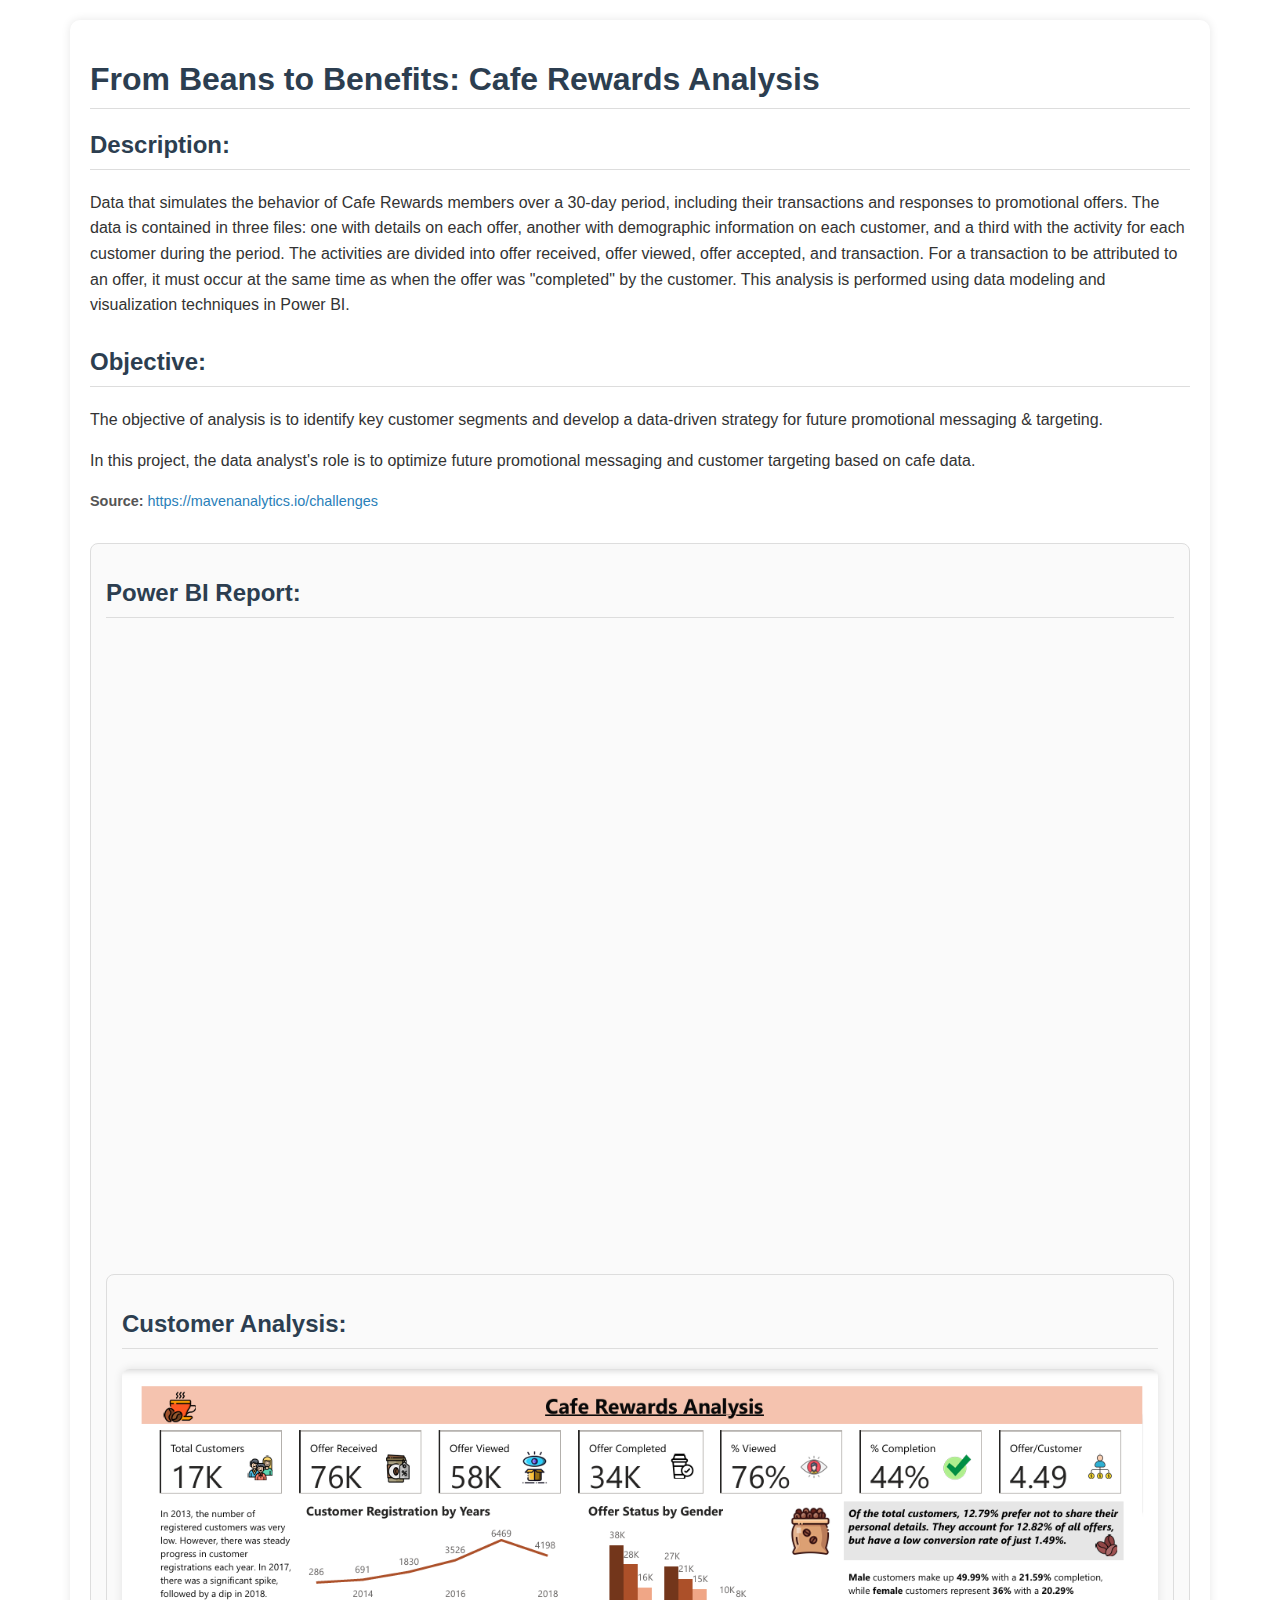
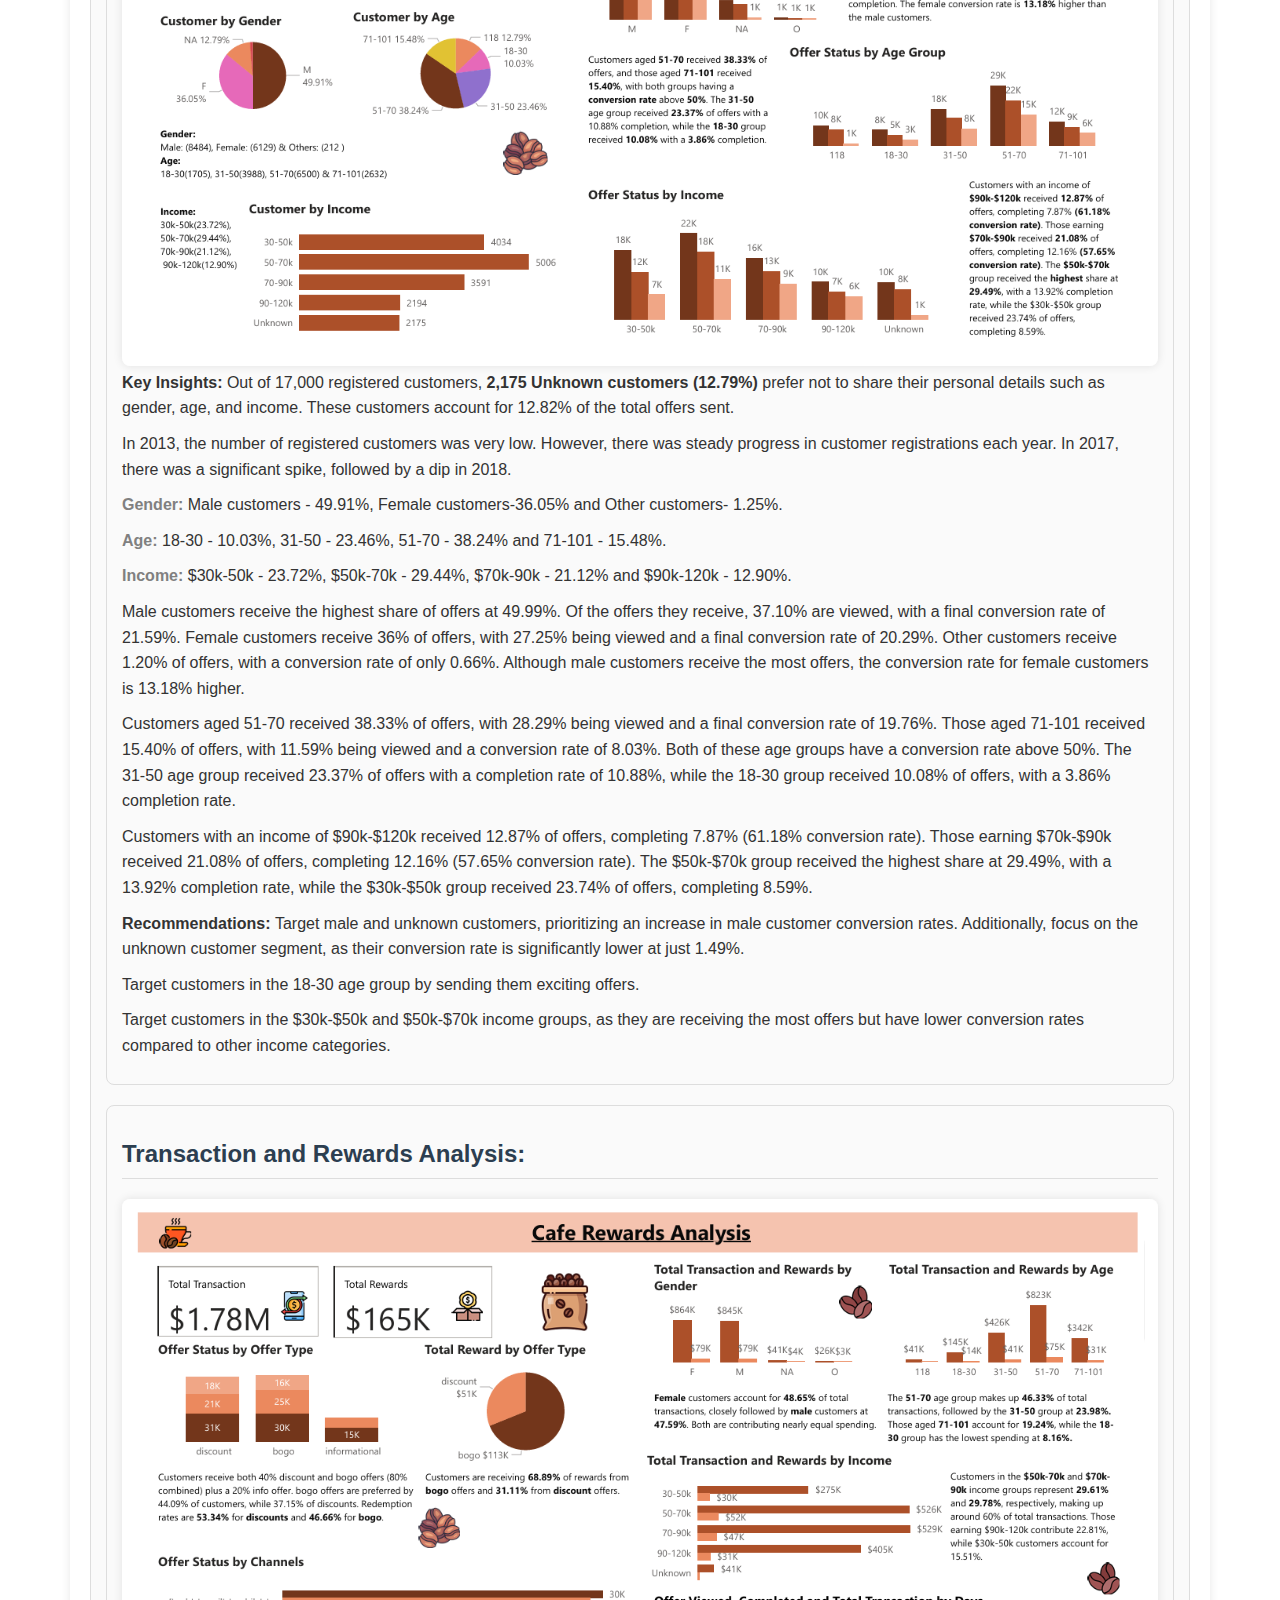
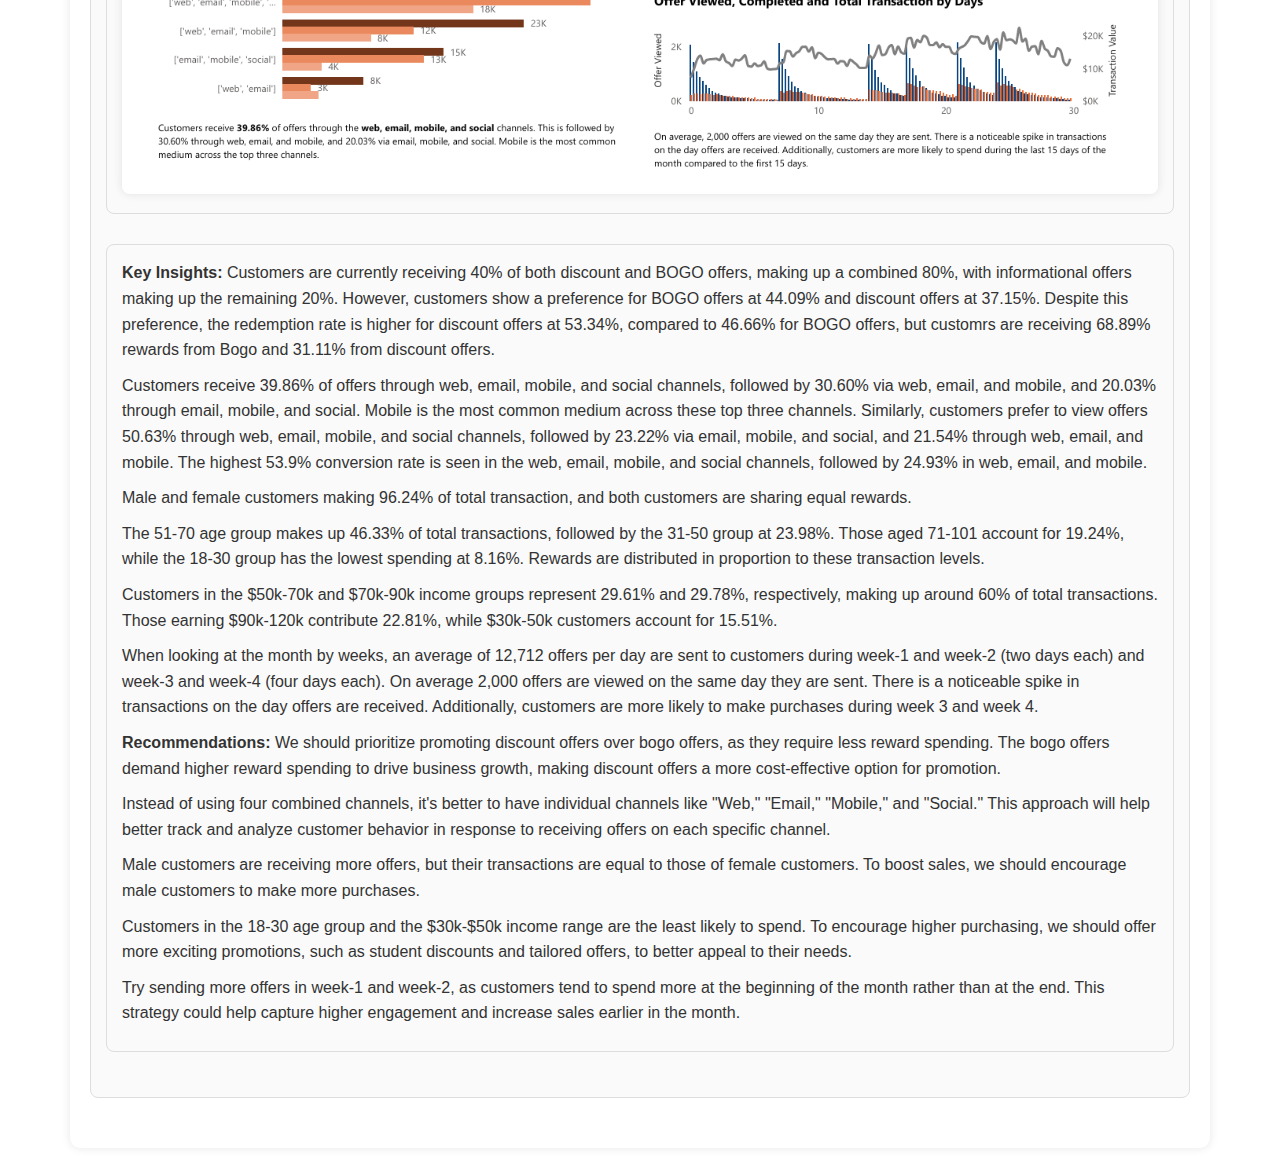
<file: projects/cafe rewards.html>
<!DOCTYPE html>
<html lang="en">
<head>
    <meta charset="UTF-8">
    <meta name="viewport" content="width=device-width, initial-scale=1.0">
    <title>Cafe Rewards</title>
    <style>
        body {
            font-family: 'Segoe UI', Tahoma, Geneva, Verdana, sans-serif;
            margin: 0;
            padding: 20px;
            background-color:#ffff;
            color: #333;
        }
        .container {
            max-width: 1100px;
            margin: 0 auto;
            padding: 20px;
            background-color: #ffffff;
            border-radius: 10px;
            box-shadow: 0 0 10px rgba(0, 0, 0, 0.1);
        }
        h1, h2 {
            color: #2c3e50;
            border-bottom: 1px solid #ddd;
            padding-bottom: 10px;
        }
        p {
            line-height: 1.6;
            margin-bottom: 10px;
        }
        a {
            color: #2980b9;
            text-decoration: none;
        }
        a:hover {
            text-decoration: underline;
        }
        .section {
            margin-bottom: 30px;
        }
        .kpi, .bar-chart, .pie-chart, .table {
            margin-top: 20px;
            padding: 15px;
            border: 1px solid #ddd;
            border-radius: 8px;
            background-color: #fafafa;
        }
        .kpi p, .bar-chart p, .pie-chart p, .table p {
            margin-top: 0;
        }
        .source {
            font-size: 0.9em;
            color: #555;
        }
        .visualization-image {
            margin-top: 20px;
            text-align: center;
            background-color: #fafafa; /* Background color added */
            padding: 0px;
            border-radius: 8px;
        }
        .visualization-image img {
            max-width: 100%;
            height: auto;
            border-radius: 8px;
            box-shadow: 0 0 10px rgba(0, 0, 0, 0.1);
        }
    </style>
</head>
<body>

    <div class="container">
        <div class="section">
            <h1>From Beans to Benefits: Cafe Rewards Analysis</h1>
            <h2>Description:</h2>
            <p>
            Data that simulates the behavior of Cafe Rewards members over a 30-day period, including their transactions and responses to promotional offers. The data is contained in three files: one with details on each offer, another with demographic information on each customer, and a third with the activity for each customer during the period. The activities are divided into offer received, offer viewed, offer accepted, and transaction. For a transaction to be attributed to an offer, it must occur at the same time as when the offer was "completed" by the customer.
            This analysis is performed using data modeling and visualization techniques in Power BI.</p>
   
        </div>

        <div class="section">
            <h2>Objective:</h2>
            <p>The objective of analysis is to identify key customer segments and develop a data-driven strategy for future promotional messaging & targeting. </p>
            
            <p>In this project, the data analyst's role is to optimize future promotional messaging and customer targeting based on cafe data.<p>   
                
            <p class="source"><strong>Source:</strong> <a href="https://mavenanalytics.io/challenges/maven-coffee-challenge/404c6060-60eb-400f-9bce-c3b9f97e9d5a" target="_blank">https://mavenanalytics.io/challenges</a></p>
        </div>

        <div class="section">
            <div class="bar-chart">
            <h2>Power BI Report:</h2>
            <div class="visualization-image">
                <!-- <p>The visualizations provide insights into the Indian election results of 2024.</p> -->
                <iframe title="cafe_rewards" width="1024" height="612" src="https://app.powerbi.com/view?r=eyJrIjoiZTI1NzRjN2YtNDExYy00MmQ4LWI3ZGYtYTg1NTdiZDBlMjE1IiwidCI6IjE0MGE3MGUxLWFiYTAtNGVkMS1iZTFkLTA0YzEwOTdmZmM4YyIsImMiOjl9" frameborder="0" allowFullScreen="true"></iframe>   
            </div>
             
           
       <div class="section">
                <div class="bar-chart">
                <h2>Customer Analysis:</h2>
                <div class="visualization-image">
                    <!-- <p>The visualizations provide insights into the Indian election results of 2024.</p> -->
                    <img src="images/Customer.png" alt="Visualization Image">
                </div>
    
               
                    <!-- <h3>Customer Analysis:</h3> -->
                       
                        <p><b>Key Insights: </b> Out of 17,000 registered customers, <b>2,175 Unknown customers</b> <b>(12.79%)</b> prefer not to share their personal details such as gender, age, and income. These customers account for 12.82% of the total offers sent.</p>
                       <p>In 2013, the number of registered customers was very low. However, there was steady progress in customer registrations each year. In 2017, there was a significant spike, followed by a dip in 2018.</p>
                        <p><b style="color: gray;">Gender:</b> Male customers - 49.91%, Female customers-36.05% and Other customers- 1.25%.</p>
                        <p><b style="color: gray;">Age:</b> 18-30 - 10.03%, 31-50 - 23.46%, 51-70 - 38.24% and 71-101 - 15.48%.</p>    
                        <p><b style="color: gray;">Income:</b> $30k-50k - 23.72%, $50k-70k - 29.44%, $70k-90k - 21.12% and $90k-120k - 12.90%.</p>
                        
                         <p>Male customers receive the highest share of offers at 49.99%. Of the offers they receive, 37.10% are viewed, with a final conversion rate of 21.59%. Female customers receive 36% of offers, with 27.25% being viewed and a final conversion rate of 20.29%. Other customers receive 1.20% of offers, with a conversion rate of only 0.66%. Although male customers receive the most offers, the conversion rate for female customers is 13.18% higher.</p>
                         <p>Customers aged 51-70 received 38.33% of offers, with 28.29% being viewed and a final conversion rate of 19.76%. Those aged 71-101 received 15.40% of offers, with 11.59% being viewed and a conversion rate of 8.03%. Both of these age groups have a conversion rate above 50%. The 31-50 age group received 23.37% of offers with a completion rate of 10.88%, while the 18-30 group received 10.08% of offers, with a 3.86% completion rate. </p>
                         <p>Customers with an income of $90k-$120k received 12.87% of offers, completing 7.87% (61.18% conversion rate). Those earning $70k-$90k received 21.08% of offers, completing 12.16% (57.65% conversion rate). The $50k-$70k group received the highest share at 29.49%, with a 13.92% completion rate, while the $30k-$50k group received 23.74% of offers, completing 8.59%.</p>
                         
                         <p><b>Recommendations: </b>Target male and unknown customers, prioritizing an increase in male customer conversion rates. Additionally, focus on the unknown customer segment, as their conversion rate is significantly lower at just 1.49%.</p>
                         <p>Target customers in the 18-30 age group by sending them exciting offers.</p>
                         <p>Target customers in the $30k-$50k and $50k-$70k income groups, as they are receiving the most offers but have lower conversion rates compared to other income categories. </p>
           
    
                </div>
            <div class="section">
            <div class="bar-chart">
                <h2>Transaction and Rewards Analysis:</h2>
                <div class="visualization-image">
                    <!-- <p>The visualizations provide insights into the Indian election results of 2024.</p> -->
                    <img src="images/transaction.png" alt="Visualization Image">
                </div>  
                
                </div>
                <div class="section"></div>
                 <div class="bar-chart">   
                <p><b>Key Insights:</b> Customers are currently receiving 40% of both discount and BOGO offers, making up a combined 80%, with informational offers making up the remaining 20%. However, customers show a preference for BOGO offers at 44.09% and discount offers at 37.15%. Despite this preference, the redemption rate is higher for discount offers at 53.34%, compared to 46.66% for BOGO offers, but customrs are receiving 68.89% rewards from Bogo and 31.11% from discount offers.</p>
                <p>Customers receive 39.86% of offers through web, email, mobile, and social channels, followed by 30.60% via web, email, and mobile, and 20.03% through email, mobile, and social. Mobile is the most common medium across these top three channels. Similarly, customers prefer to view offers 50.63% through web, email, mobile, and social channels, followed by 23.22% via email, mobile, and social, and 21.54% through web, email, and mobile. The highest 53.9% conversion rate is seen in the web, email, mobile, and social channels, followed by 24.93% in web, email, and mobile. </p>
                <p>Male and female customers making 96.24% of total transaction, and both customers are sharing equal rewards.</p>
                <p>The 51-70 age group makes up 46.33% of total transactions, followed by the 31-50 group at 23.98%. Those aged 71-101 account for 19.24%, while the 18-30 group has the lowest spending at 8.16%. Rewards are distributed in proportion to these transaction levels.</p>
                <p>Customers in the $50k-70k and $70k-90k income groups represent 29.61% and 29.78%, respectively, making up around 60% of total transactions. Those earning $90k-120k contribute 22.81%, while $30k-50k customers account for 15.51%.</p>
                <p>When looking at the month by weeks, an average of 12,712 offers per day are sent to customers during week-1 and week-2 (two days each) and week-3 and week-4 (four days each). On average 2,000 offers are viewed on the same day they are sent. There is a noticeable spike in transactions on the day offers are received. Additionally, customers are more likely to make purchases during week 3 and week 4. </p>
                
                <p><b>Recommendations:</b> We should prioritize promoting discount offers over bogo offers, as they require less reward spending. The bogo offers demand higher reward spending to drive business growth, making discount offers a more cost-effective option for promotion.</p>
            <p>Instead of using four combined channels, it's better to have individual channels like "Web," "Email," "Mobile," and "Social." This approach will help better track and analyze customer behavior in response to receiving offers on each specific channel.</p>
            <p>Male customers are receiving more offers, but their transactions are equal to those of female customers. To boost sales, we should encourage male customers to make more purchases.</p>
            <p>Customers in the 18-30 age group and the $30k-$50k income range are the least likely to spend. To encourage higher purchasing, we should offer more exciting promotions, such as student discounts and tailored offers, to better appeal to their needs.</p>
            <p>
                Try sending more offers in week-1 and week-2, as customers tend to spend more at the beginning of the month rather than at the end. This strategy could help capture higher engagement and increase sales earlier in the month.</p>
        </div>

           
</body>
</html>
</file>
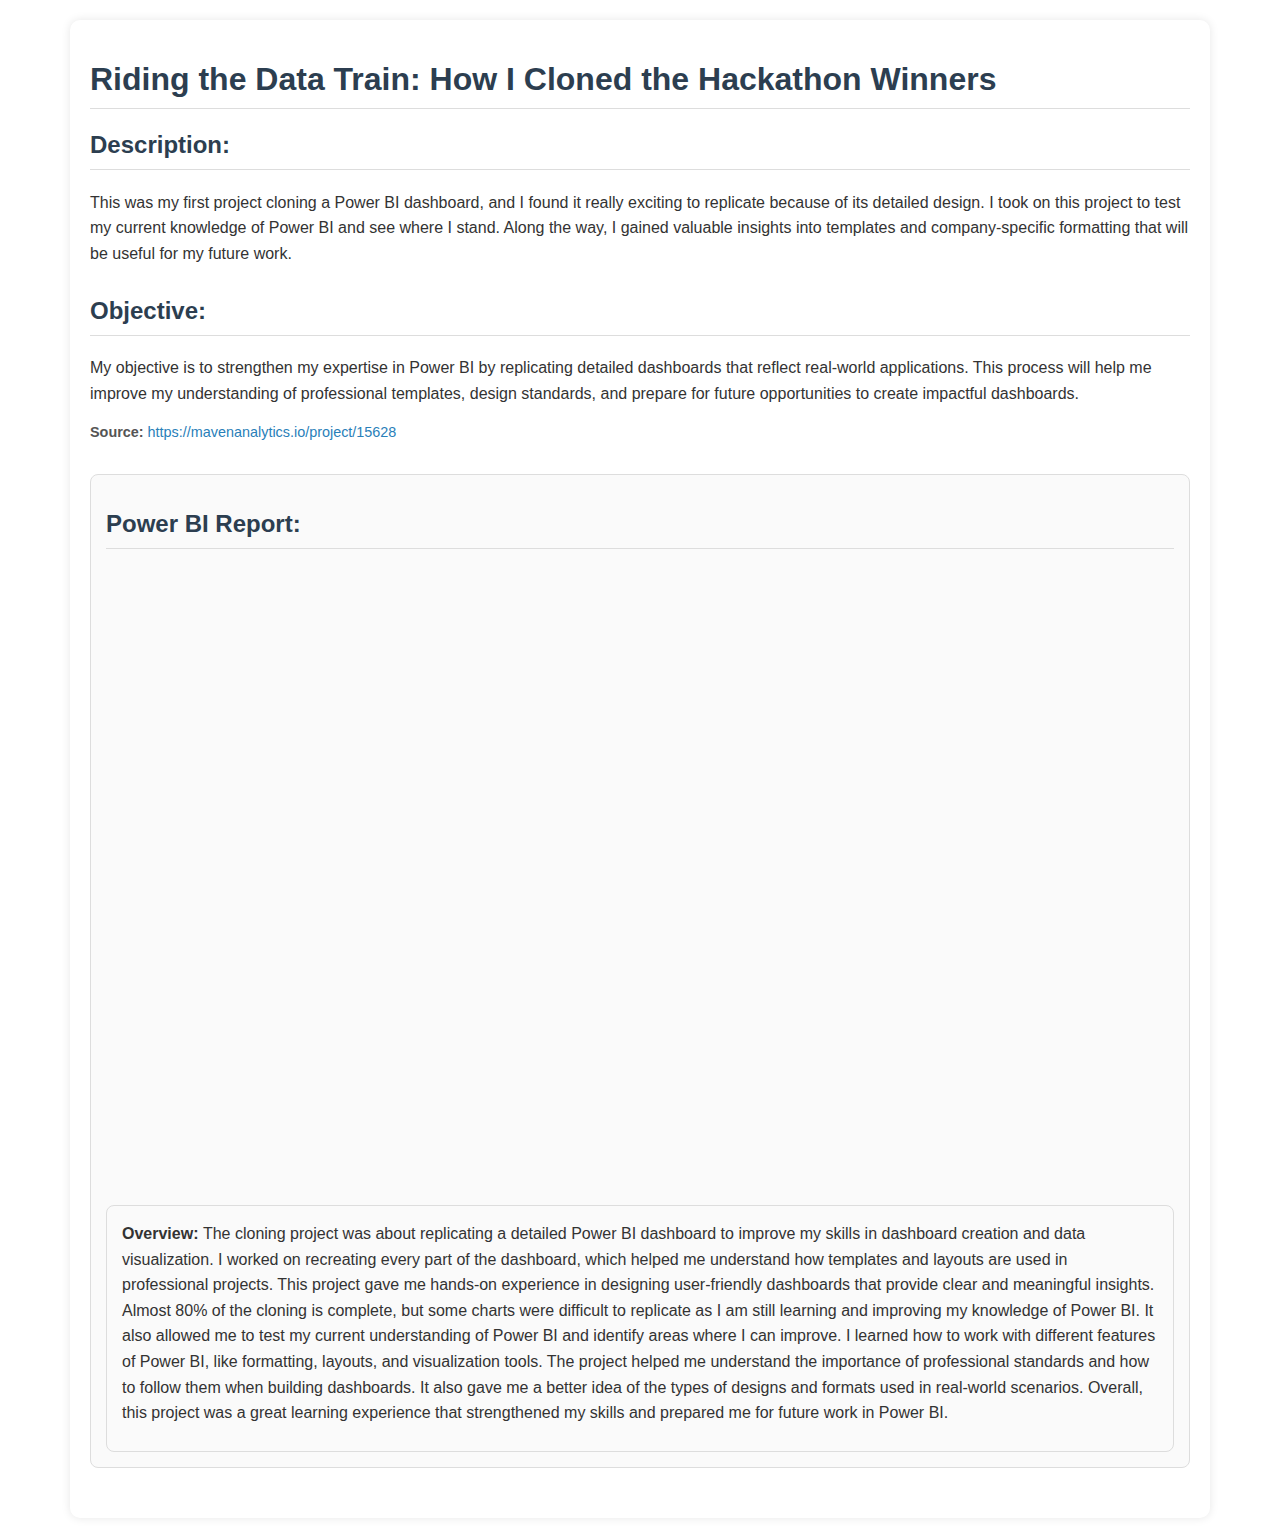
<file: projects/data cloning project.html>
<!DOCTYPE html>
<html lang="en">
<head>
    <meta charset="UTF-8">
    <meta name="viewport" content="width=device-width, initial-scale=1.0">
    <title>Power BI Dashboard Cloning</title>
    <style>
        body {
            font-family: 'Segoe UI', Tahoma, Geneva, Verdana, sans-serif;
            margin: 0;
            padding: 20px;
            background-color:#ffff;
            color: #333;
        }
        .container {
            max-width: 1100px;
            margin: 0 auto;
            padding: 20px;
            background-color: #ffffff;
            border-radius: 10px;
            box-shadow: 0 0 10px rgba(0, 0, 0, 0.1);
        }
        h1, h2 {
            color: #2c3e50;
            border-bottom: 1px solid #ddd;
            padding-bottom: 10px;
        }
        p {
            line-height: 1.6;
            margin-bottom: 10px;
        }
        a {
            color: #2980b9;
            text-decoration: none;
        }
        a:hover {
            text-decoration: underline;
        }
        .section {
            margin-bottom: 30px;
        }
        .kpi, .bar-chart, .pie-chart, .table {
            margin-top: 20px;
            padding: 15px;
            border: 1px solid #ddd;
            border-radius: 8px;
            background-color: #fafafa;
        }
        .kpi p, .bar-chart p, .pie-chart p, .table p {
            margin-top: 0;
        }
        .source {
            font-size: 0.9em;
            color: #555;
        }
        .visualization-image {
            margin-top: 20px;
            text-align: center;
            background-color: #fafafa; /* Background color added */
            padding: 0px;
            border-radius: 8px;
        }
        .visualization-image img {
            max-width: 100%;
            height: auto;
            border-radius: 8px;
            box-shadow: 0 0 10px rgba(0, 0, 0, 0.1);
        }
    </style>
</head>
<body>

    <div class="container">
        <div class="section">
            <h1>Riding the Data Train: How I Cloned the Hackathon Winners</h1>
            <h2>Description:</h2>
            <p>
                This was my first project cloning a Power BI dashboard, and I found it really exciting to replicate because of its detailed design. I took on this project to test my current knowledge of Power BI and see where I stand. Along the way, I gained valuable insights into templates and company-specific formatting that will be useful for my future work.</p>
   
        </div>

        <div class="section">
            <h2>Objective:</h2>
            <p>My objective is to strengthen my expertise in Power BI by replicating detailed dashboards that reflect real-world applications. This process will help me improve my understanding of professional templates, design standards, and prepare for future opportunities to create impactful dashboards.</p>
            
            
                
            <p class="source"><strong>Source:</strong> <a href="https://mavenanalytics.io/project/15628" target="_blank">https://mavenanalytics.io/project/15628</a></p>
        </div>

        <div class="section">
            <div class="bar-chart">
            <h2>Power BI Report:</h2>
            <div class="visualization-image">
                <!-- <p>The visualizations provide insights into the Indian election results of 2024.</p> -->
                <iframe title="National Rail UK" width="1024" height="612" src="https://app.powerbi.com/view?r=eyJrIjoiYTNjZGVlM2MtMDlhYi00MmQ2LWExOTctOTc4MDMyMmFiYTRiIiwidCI6IjE0MGE3MGUxLWFiYTAtNGVkMS1iZTFkLTA0YzEwOTdmZmM4YyIsImMiOjl9" frameborder="0" allowFullScreen="true"></iframe>
                

                
            </div>

            <div class="kpi">
                <!-- <h3>Customer Analysis:</h3> -->
                   
                    <p><b>Overview: </b> The cloning project was about replicating a detailed Power BI dashboard to improve my skills in dashboard creation and data visualization. I worked on recreating every part of the dashboard, which helped me understand how templates and layouts are used in professional projects. This project gave me hands-on experience in designing user-friendly dashboards that provide clear and meaningful insights. Almost 80% of the cloning is complete, but some charts were difficult to replicate as I am still learning and improving my knowledge of Power BI. It also allowed me to test my current understanding of Power BI and identify areas where I can improve. I learned how to work with different features of Power BI, like formatting, layouts, and visualization tools. The project helped me understand the importance of professional standards and how to follow them when building dashboards. It also gave me a better idea of the types of designs and formats used in real-world scenarios. Overall, this project was a great learning experience that strengthened my skills and prepared me for future work in Power BI.</p>
</file>
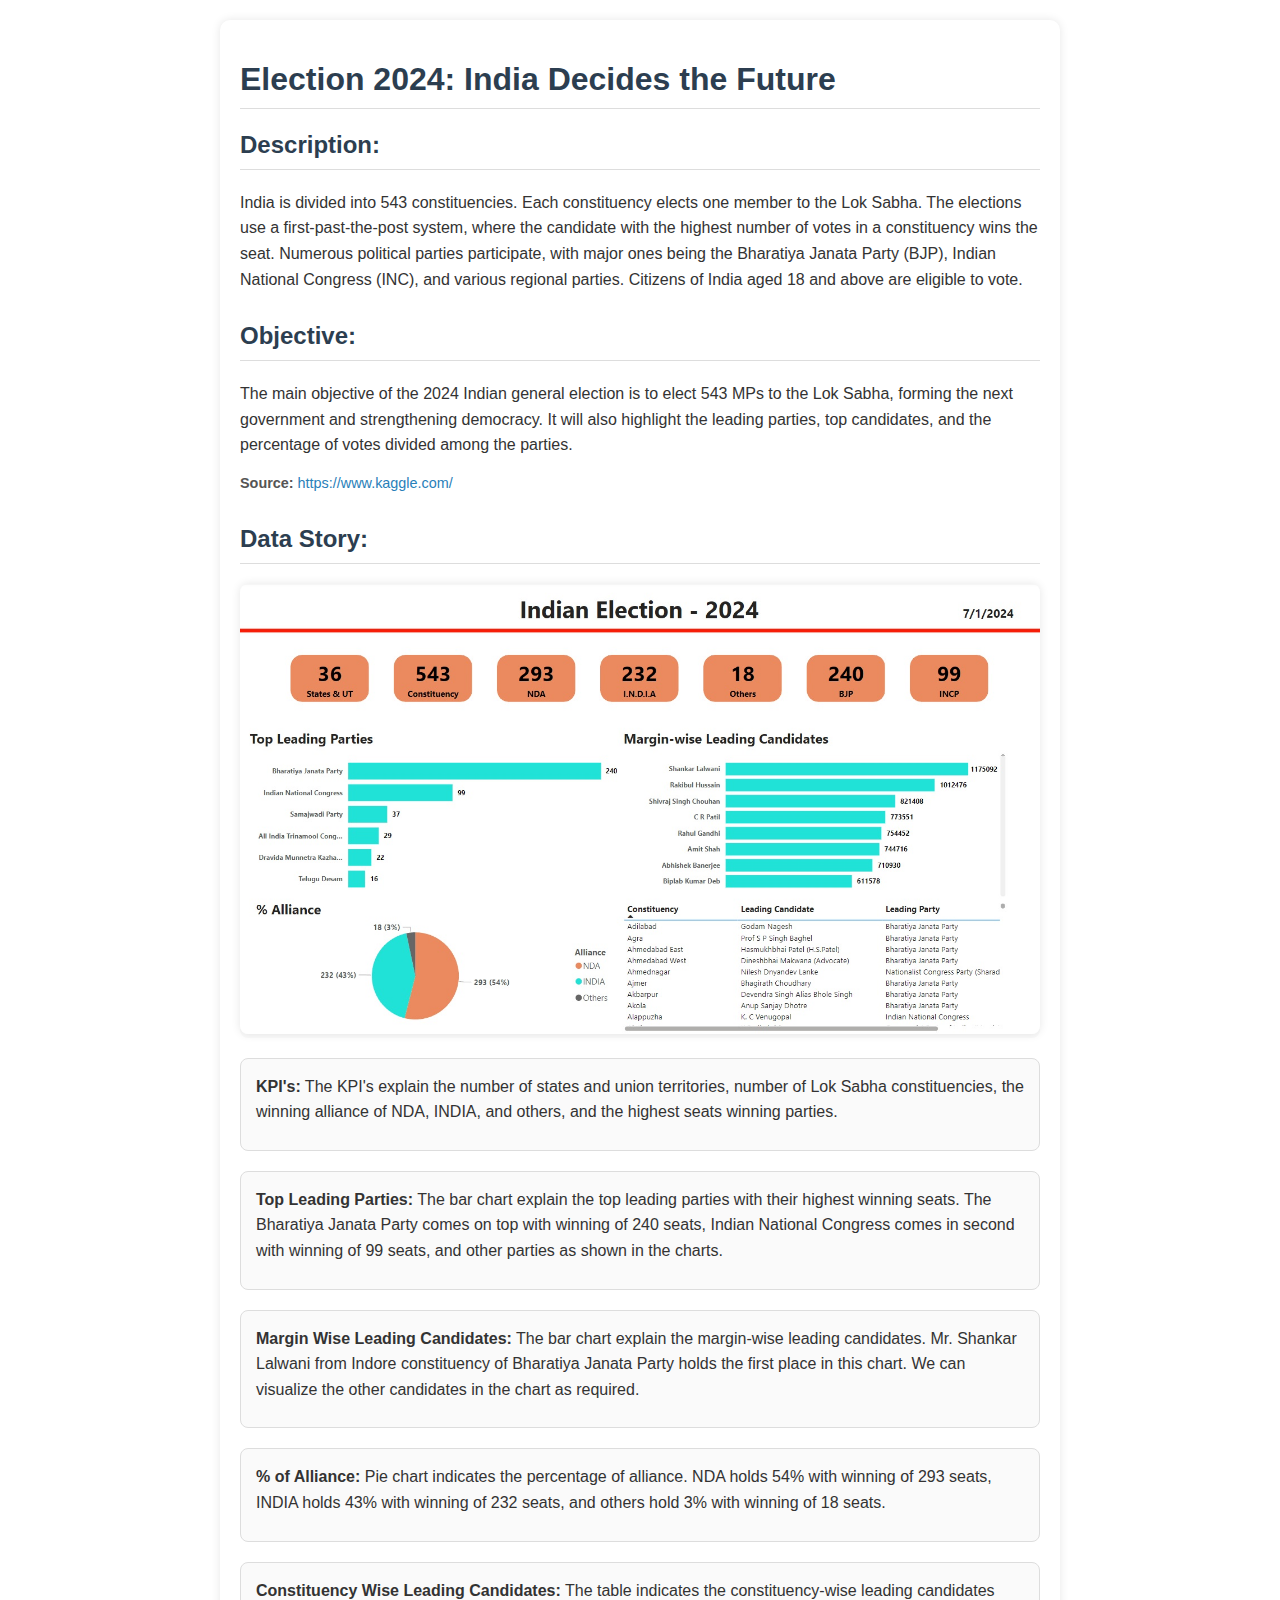
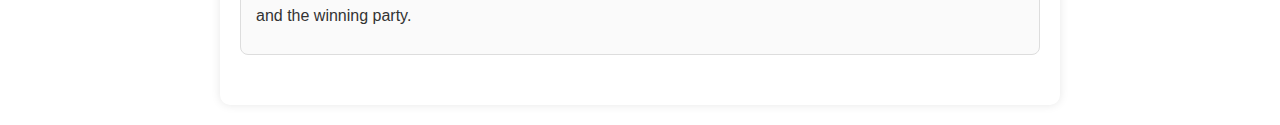
<file: projects/election_result_2024.html>
<!DOCTYPE html>
<html lang="en">
<head>
    <meta charset="UTF-8">
    <meta name="viewport" content="width=device-width, initial-scale=1.0">
    <title>Indian Election - 2024</title>
    <style>
        body {
            font-family: 'Segoe UI', Tahoma, Geneva, Verdana, sans-serif;
            margin: 0;
            padding: 20px;
            background-color:#ffff;
            color: #333;
        }
        .container {
            max-width: 800px;
            margin: 0 auto;
            padding: 20px;
            background-color: #ffffff;
            border-radius: 10px;
            box-shadow: 0 0 10px rgba(0, 0, 0, 0.1);
        }
        h1, h2 {
            color: #2c3e50;
            border-bottom: 1px solid #ddd;
            padding-bottom: 10px;
        }
        p {
            line-height: 1.6;
            margin-bottom: 10px;
        }
        a {
            color: #2980b9;
            text-decoration: none;
        }
        a:hover {
            text-decoration: underline;
        }
        .section {
            margin-bottom: 30px;
        }
        .kpi, .bar-chart, .pie-chart, .table {
            margin-top: 20px;
            padding: 15px;
            border: 1px solid #ddd;
            border-radius: 8px;
            background-color: #fafafa;
        }
        .kpi p, .bar-chart p, .pie-chart p, .table p {
            margin-top: 0;
        }
        .source {
            font-size: 0.9em;
            color: #555;
        }
        .visualization-image {
            margin-top: 20px;
            text-align: center;
            background-color: #fafafa; /* Background color added */
            padding: 0px;
            border-radius: 8px;
        }
        .visualization-image img {
            max-width: 100%;
            height: auto;
            border-radius: 8px;
            box-shadow: 0 0 10px rgba(0, 0, 0, 0.1);
        }
    </style>
</head>
<body>

    <div class="container">
        <div class="section">
            <h1>Election 2024: India Decides the Future</h1>
            <h2>Description:</h2>
            <p>India is divided into 543 constituencies. Each constituency elects one member to the Lok Sabha. The elections use a first-past-the-post system, where the candidate with the highest number of votes in a constituency wins the seat. Numerous political parties participate, with major ones being the Bharatiya Janata Party (BJP), Indian National Congress (INC), and various regional parties. Citizens of India aged 18 and above are eligible to vote.</p>
        </div>

        <div class="section">
            <h2>Objective:</h2>
            <p>The main objective of the 2024 Indian general election is to elect 543 MPs to the Lok Sabha, forming the next government and strengthening democracy. It will also highlight the leading parties, top candidates, and the percentage of votes divided among the parties.</p>
            <p class="source"><strong>Source:</strong> <a href="https://www.kaggle.com/datasets/jainaru/lok-sabha-2024-results-and-candidates" target="_blank">https://www.kaggle.com/</a></p>
        </div>

        <div class="section">
            <h2>Data Story:</h2>
            <div class="visualization-image">
                <!-- <p>The visualizations provide insights into the Indian election results of 2024.</p> -->
                <img src="images/data_election.jpg" alt="Visualization Image">
            </div>

            <div class="kpi">
                <p><strong>KPI's:</strong> The KPI's explain the number of states and union territories, number of Lok Sabha constituencies, the winning alliance of NDA, INDIA, and others, and the highest seats winning parties.</p>
            </div>

            <div class="bar-chart">
                <p><strong>Top Leading Parties:</strong> The bar chart explain the top leading parties with their highest winning seats. The Bharatiya Janata Party comes on top with winning of 240 seats, Indian National Congress comes in second with winning of 99 seats, and other parties as shown in the charts.</p>
            </div>

            <div class="bar-chart">
                <p><strong>Margin Wise Leading Candidates:</strong> The bar chart explain the margin-wise leading candidates. Mr. Shankar Lalwani from Indore constituency of Bharatiya Janata Party holds the first place in this chart. We can visualize the other candidates in the chart as required.</p>
            </div>

            <div class="pie-chart">
                <p><strong>% of Alliance:</strong> Pie chart indicates the percentage of alliance. NDA holds 54% with winning of 293 seats, INDIA holds 43% with winning of 232 seats, and others hold 3% with winning of 18 seats.</p>
            </div>

            <div class="table">
                <p><strong>Constituency Wise Leading Candidates:</strong> The table indicates the constituency-wise leading candidates and the winning party.</p>
            </div>

        </div>

        
    </div>

</body>
</html>
</file>
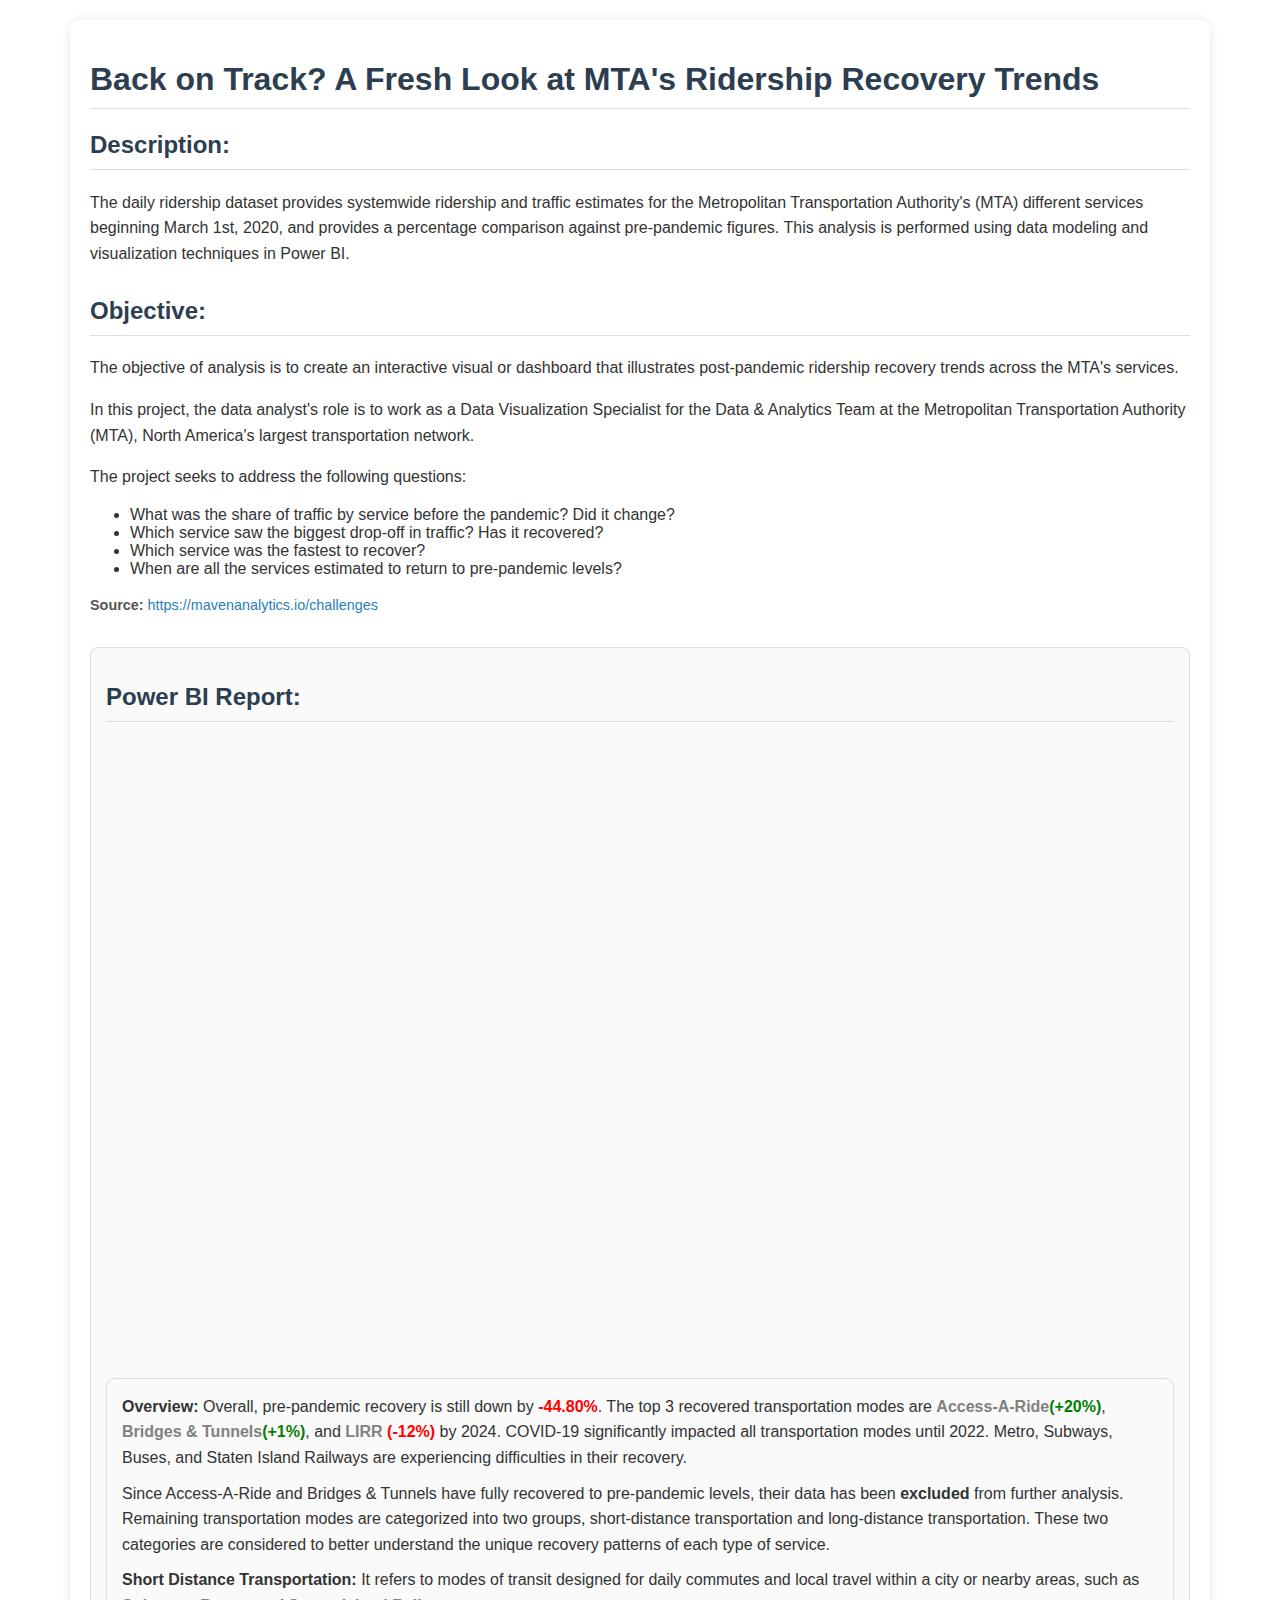
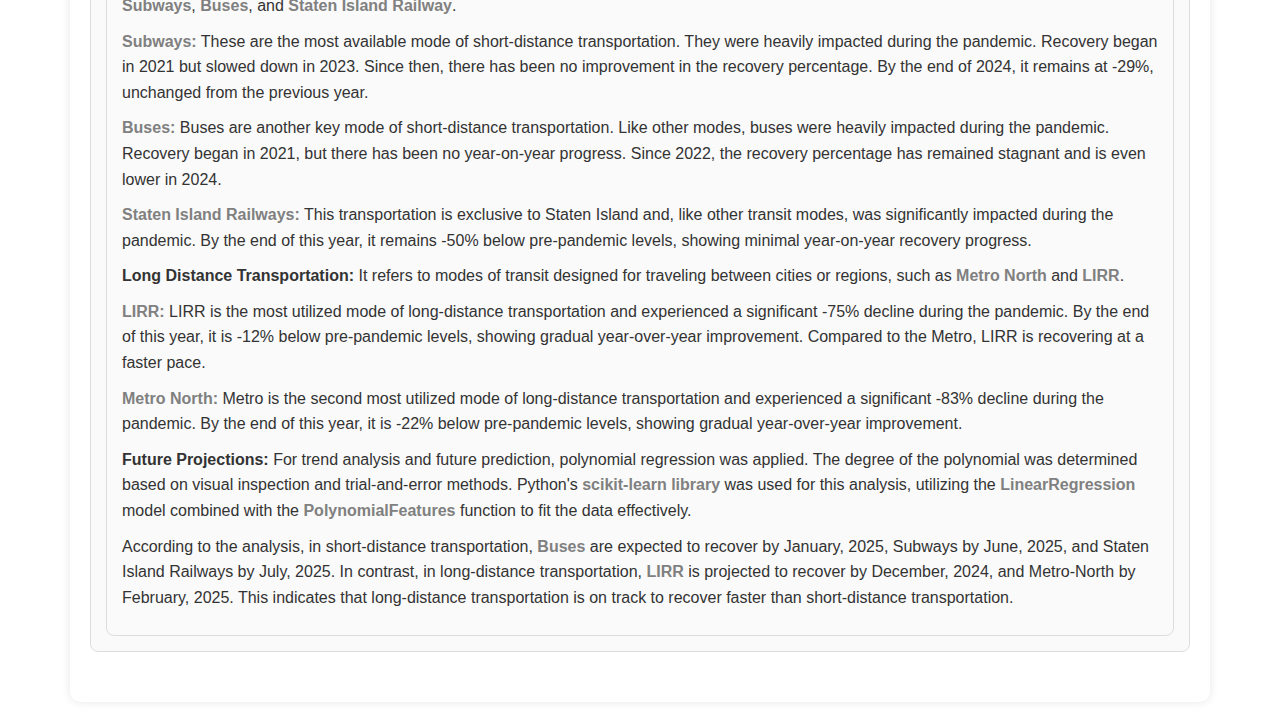
<file: projects/MTA Daily Ridership.html>
<!DOCTYPE html>
<html lang="en">
<head>
    <meta charset="UTF-8">
    <meta name="viewport" content="width=device-width, initial-scale=1.0">
    <title>MTA Daily Ridership</title>
    <style>
        body {
            font-family: 'Segoe UI', Tahoma, Geneva, Verdana, sans-serif;
            margin: 0;
            padding: 20px;
            background-color:#ffff;
            color: #333;
        }
        .container {
            max-width: 1100px;
            margin: 0 auto;
            padding: 20px;
            background-color: #ffffff;
            border-radius: 10px;
            box-shadow: 0 0 10px rgba(0, 0, 0, 0.1);
        }
        h1, h2 {
            color: #2c3e50;
            border-bottom: 1px solid #ddd;
            padding-bottom: 10px;
        }
        p {
            line-height: 1.6;
            margin-bottom: 10px;
        }
        a {
            color: #2980b9;
            text-decoration: none;
        }
        a:hover {
            text-decoration: underline;
        }
        .section {
            margin-bottom: 30px;
        }
        .kpi, .bar-chart, .pie-chart, .table {
            margin-top: 20px;
            padding: 15px;
            border: 1px solid #ddd;
            border-radius: 8px;
            background-color: #fafafa;
        }
        .kpi p, .bar-chart p, .pie-chart p, .table p {
            margin-top: 0;
        }
        .source {
            font-size: 0.9em;
            color: #555;
        }
        .visualization-image {
            margin-top: 20px;
            text-align: center;
            background-color: #fafafa; /* Background color added */
            padding: 0px;
            border-radius: 8px;
        }
        .visualization-image img {
            max-width: 100%;
            height: auto;
            border-radius: 8px;
            box-shadow: 0 0 10px rgba(0, 0, 0, 0.1);
        }
    </style>
</head>
<body>

    <div class="container">
        <div class="section">
            <h1>Back on Track? A Fresh Look at MTA's Ridership Recovery Trends</h1>
            <p></p>
            <h2>Description:</h2>
            <p>
                The daily ridership dataset provides systemwide ridership and traffic estimates for the Metropolitan Transportation Authority's (MTA) different services beginning March 1st, 2020, and provides a percentage comparison against pre-pandemic figures. This analysis is performed using data modeling and visualization techniques in Power BI.</p>
   
        </div>

        <div class="section">
            <h2>Objective:</h2>
            <p>The objective of analysis is to create an interactive visual or dashboard that illustrates post-pandemic ridership recovery trends across the MTA's services.</p>
            <p>In this project, the data analyst's role is to work as a Data Visualization Specialist for the Data & Analytics Team at the Metropolitan Transportation Authority (MTA), North America's largest transportation network.<p> 
            <p>The project seeks to address the following questions:</p> 
            <ul>
                <li>What was the share of traffic by service before the pandemic? Did it change?</li>
                <li>Which service saw the biggest drop-off in traffic? Has it recovered?</li>
                <li>Which service was the fastest to recover?</li>
                <li>When are all the services estimated to return to pre-pandemic levels?</li>

            </ul>   
                
            <p class="source"><strong>Source:</strong> <a href="https://mavenanalytics.io/challenges/maven-commuter-challenge/2300490c-532e-4f34-87a3-a47c83351164" target="_blank">https://mavenanalytics.io/challenges</a></p>
        </div>

        <div class="section">
            <div class="bar-chart">
            <h2>Power BI Report:</h2>
            <div class="visualization-image">
                <!-- <p>The visualizations provide insights into the Indian election results of 2024.</p> -->
                <iframe title="MTA Daily Ridership" width="1024" height="612" src="https://app.powerbi.com/view?r=eyJrIjoiOWZkMTQ5ZTQtYjBhNC00NTc0LTljMWEtOTExZjA5ZDQxY2E5IiwidCI6IjE0MGE3MGUxLWFiYTAtNGVkMS1iZTFkLTA0YzEwOTdmZmM4YyIsImMiOjl9" frameborder="0" allowFullScreen="true"></iframe>
                

                
            </div>

            <div class="kpi">
                <!-- <h3>Customer Analysis:</h3> -->
                   
                    <p><b>Overview: </b> Overall, pre-pandemic recovery is still down by <b style="color: red;">-44.80%</b>. The top 3 recovered transportation modes are <b style="color: grey;">Access-A-Ride</b><b style="color: green;">(+20%)</b>, <b style="color: grey;">Bridges & Tunnels<b style="color: green;">(+1%)</b></b>, and <b style="color: grey;">LIRR <b style="color: red;">(-12%)</b></b> by 2024.  COVID-19 significantly impacted all transportation modes until 2022. Metro, Subways, Buses, and Staten Island Railways are experiencing difficulties in their recovery.</p>
                    <p>Since Access-A-Ride and Bridges & Tunnels have fully recovered to pre-pandemic levels, their data has been <b>excluded</b> from further analysis. Remaining transportation modes are categorized into two groups, short-distance transportation and long-distance transportation. These two categories are considered to better understand the unique recovery patterns of each type of service.</p>
                    <p><b>Short Distance Transportation:</b> It refers to modes of transit designed for daily commutes and local travel within a city or nearby areas, such as <b style="color: grey;">Subways</b>, <b style="color: gray;">Buses</b>, and <b style="color: gray;">Staten Island Railway</b>.</p>
                    <p><b style="color: grey;">Subways:</b> These are the most available mode of short-distance transportation. They were heavily impacted during the pandemic. Recovery began in 2021 but slowed down in 2023. Since then, there has been no improvement in the recovery percentage. By the end of 2024, it remains at -29%, unchanged from the previous year.</p>
                    <p><b style="color: grey;">Buses:</b> Buses are another key mode of short-distance transportation. Like other modes, buses were heavily impacted during the pandemic. Recovery began in 2021, but there has been no year-on-year progress. Since 2022, the recovery percentage has remained stagnant and is even lower in 2024.</p>
                    <p><b style="color: grey;">Staten Island Railways:</b> This transportation is exclusive to Staten Island and, like other transit modes, was significantly impacted during the pandemic. By the end of this year, it remains -50% below pre-pandemic levels, showing minimal year-on-year recovery progress.</p>
                    
                    <p><b>Long Distance Transportation:</b> It refers to modes of transit designed for traveling between cities or regions, such as <b style="color: grey;">Metro North</b> and <b style="color: gray;">LIRR</b>.</p>   
                     <p><b style="color: gray;">LIRR:</b> LIRR is the most utilized mode of long-distance transportation and experienced a significant -75% decline during the pandemic. By the end of this year, it is -12% below pre-pandemic levels, showing gradual year-over-year improvement. Compared to the Metro, LIRR is recovering at a faster pace.</p>
                     <p><b style="color: gray;">Metro North:</b> Metro is the second most utilized mode of long-distance transportation and experienced a significant -83% decline during the pandemic. By the end of this year, it is -22% below pre-pandemic levels, showing gradual year-over-year improvement.</p>
                     
                     <p><b>Future Projections: </b> For trend analysis and future prediction, polynomial regression was applied. The degree of the polynomial was determined based on visual inspection and trial-and-error methods. Python's <b style="color: gray;">scikit-learn library</b> was used for this analysis, utilizing the <b style="color: gray;">LinearRegression</b> model combined with the <b style="color: gray;">PolynomialFeatures</b> function to fit the data effectively.</p>
                        <p> According to the analysis, in short-distance transportation, <b style="color: gray;">Buses</b> are expected to recover by January, 2025, Subways by June, 2025, and Staten Island Railways by July, 2025. In contrast, in long-distance transportation, <b style="color: gray;">LIRR </b>is projected to recover by December, 2024, and Metro-North by February, 2025. This indicates that long-distance transportation is on track to recover faster than short-distance transportation.</p>
</file>
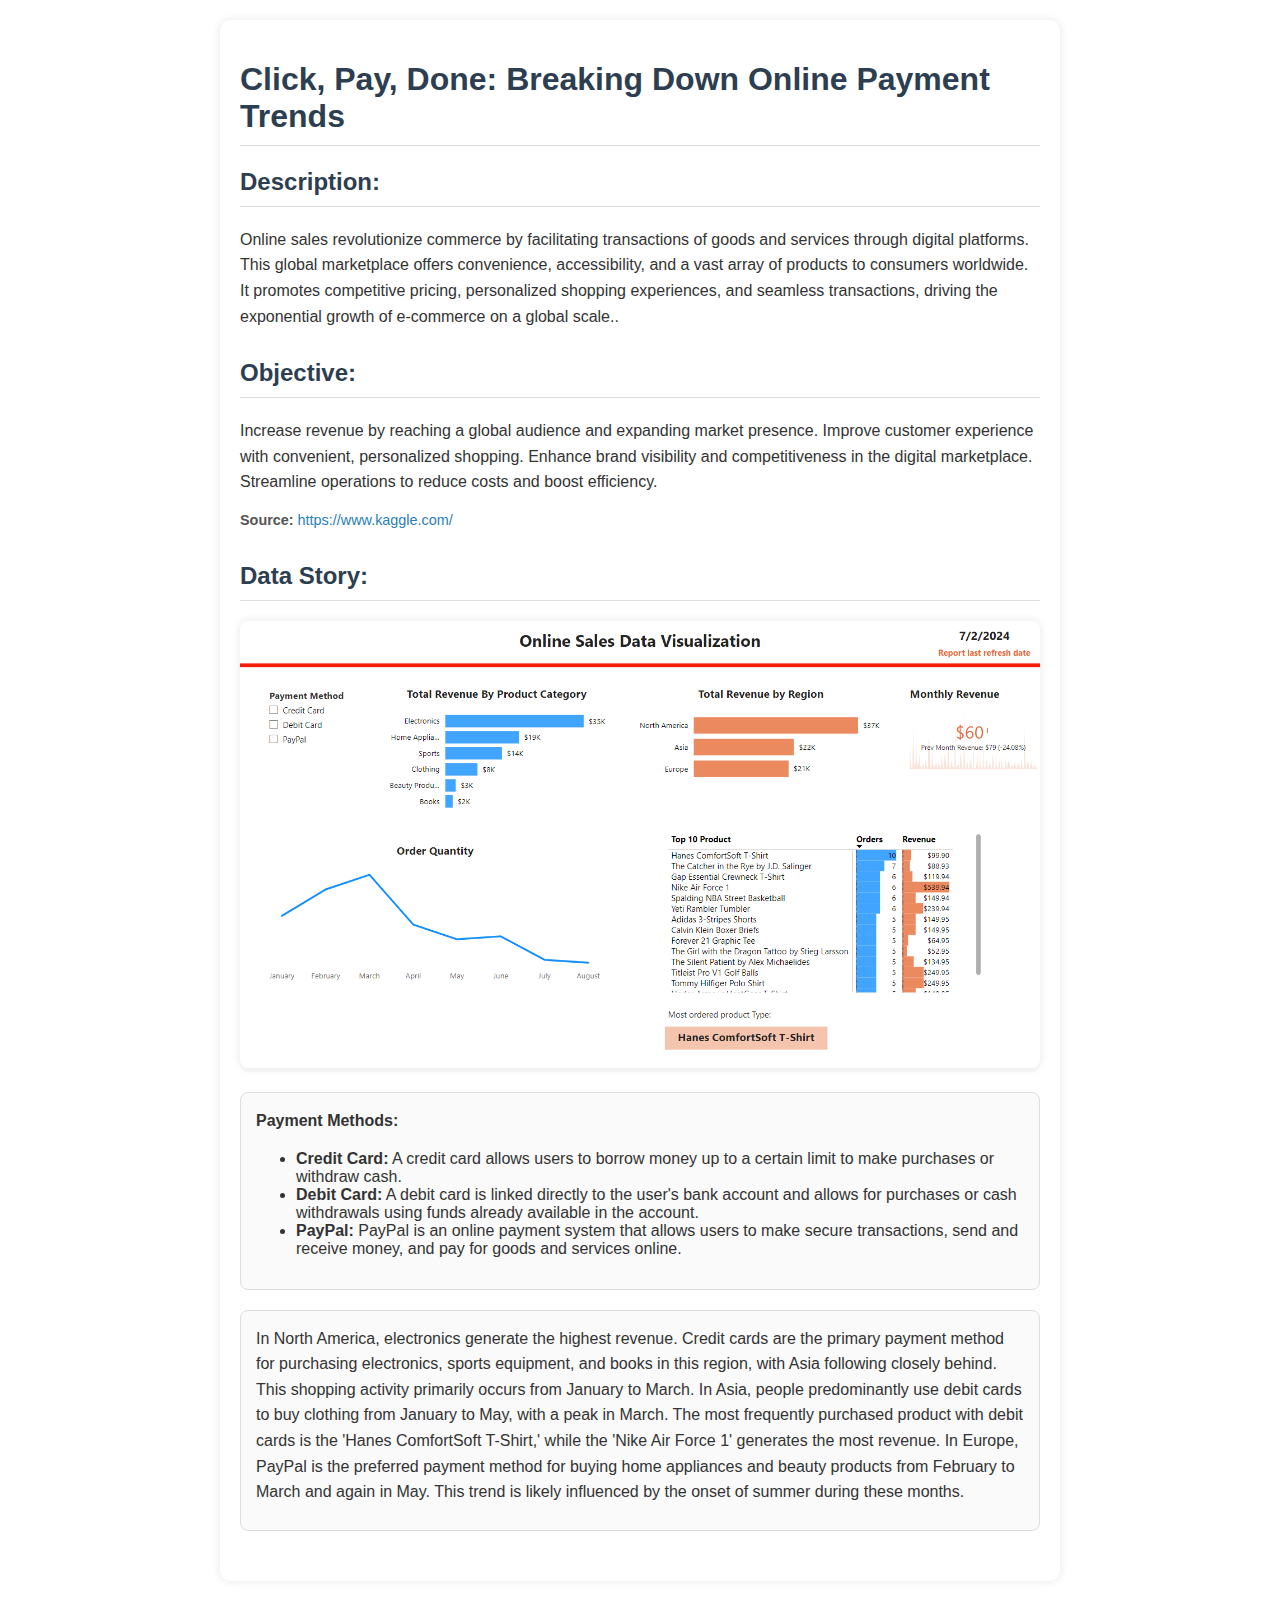
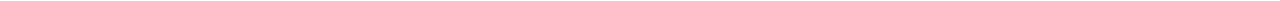
<file: projects/online_sales.html>
<!DOCTYPE html>
<html lang="en">
<head>
    <meta charset="UTF-8">
    <meta name="viewport" content="width=device-width, initial-scale=1.0">
    <title>Online Sales</title>
    <style>
        body {
            font-family: 'Segoe UI', Tahoma, Geneva, Verdana, sans-serif;
            margin: 0;
            padding: 20px;
            background-color:#ffff;
            color: #333;
        }
        .container {
            max-width: 800px;
            margin: 0 auto;
            padding: 20px;
            background-color: #ffffff;
            border-radius: 10px;
            box-shadow: 0 0 10px rgba(0, 0, 0, 0.1);
        }
        h1, h2 {
            color: #2c3e50;
            border-bottom: 1px solid #ddd;
            padding-bottom: 10px;
        }
        p {
            line-height: 1.6;
            margin-bottom: 10px;
        }
        a {
            color: #2980b9;
            text-decoration: none;
        }
        a:hover {
            text-decoration: underline;
        }
        .section {
            margin-bottom: 30px;
        }
        .kpi, .bar-chart, .pie-chart, .table {
            margin-top: 20px;
            padding: 15px;
            border: 1px solid #ddd;
            border-radius: 8px;
            background-color: #fafafa;
        }
        .kpi p, .bar-chart p, .pie-chart p, .table p {
            margin-top: 0;
        }
        .source {
            font-size: 0.9em;
            color: #555;
        }
        .visualization-image {
            margin-top: 20px;
            text-align: center;
            background-color: #fafafa; /* Background color added */
            padding: 0px;
            border-radius: 8px;
        }
        .visualization-image img {
            max-width: 100%;
            height: auto;
            border-radius: 8px;
            box-shadow: 0 0 10px rgba(0, 0, 0, 0.1);
        }
    </style>
</head>
<body>

    <div class="container">
        <div class="section">
            <h1>Click, Pay, Done: Breaking Down Online Payment Trends</h1>
            <h2>Description:</h2>
            <p>Online sales revolutionize commerce by facilitating transactions of goods and services through digital platforms. This global marketplace offers convenience, accessibility, and a vast array of products to consumers worldwide. It promotes competitive pricing, personalized shopping experiences, and seamless transactions, driving the exponential growth of e-commerce on a global scale..</p>
        </div>

        <div class="section">
            <h2>Objective:</h2>
            <p>Increase revenue by reaching a global audience and expanding market presence. Improve customer experience with convenient, personalized shopping. Enhance brand visibility and competitiveness in the digital marketplace. Streamline operations to reduce costs and boost efficiency.</p>
            <p class="source"><strong>Source:</strong> <a href="https://www.kaggle.com/datasets/shreyanshverma27/online-sales-dataset-popular-marketplace-data" target="_blank">https://www.kaggle.com/</a></p>
        </div>

        <div class="section">
            <h2>Data Story:</h2>
            <div class="visualization-image">
                <!-- <p>The visualizations provide insights into the Indian election results of 2024.</p> -->
                <img src="images/shopping_viz.jpg.png" alt="Visualization Image">
            </div>

            <div class="kpi">
                <p><strong>Payment Methods:</strong>
                    <ul> 
                        <li><strong>Credit Card:</strong> A credit card allows users to borrow money up to a certain limit to make purchases or withdraw cash.</li> 
                        <li><strong>Debit Card:</strong> A debit card is linked directly to the user's bank account and allows for purchases or cash withdrawals using funds already available in the account.</li> 
                        <li><strong>PayPal:</strong> PayPal is an online payment system that allows users to make secure transactions, send and receive money, and pay for goods and services online.</li> 
                    </ul>
            </div>

            <div class="bar-chart">
                <p>In North America, electronics generate the highest revenue. Credit cards are the primary payment method for purchasing electronics, sports equipment, and books in this region, with Asia following closely behind. This shopping activity primarily occurs from January to March.

                    In Asia, people predominantly use debit cards to buy clothing from January to May, with a peak in March. The most frequently purchased product with debit cards is the 'Hanes ComfortSoft T-Shirt,' while the 'Nike Air Force 1' generates the most revenue.
                    
                    In Europe, PayPal is the preferred payment method for buying home appliances and beauty products from February to March and again in May. This trend is likely influenced by the onset of summer during these months. </p>
            </div>

        </div>

        
    </div>

</body>
</html>
</file>
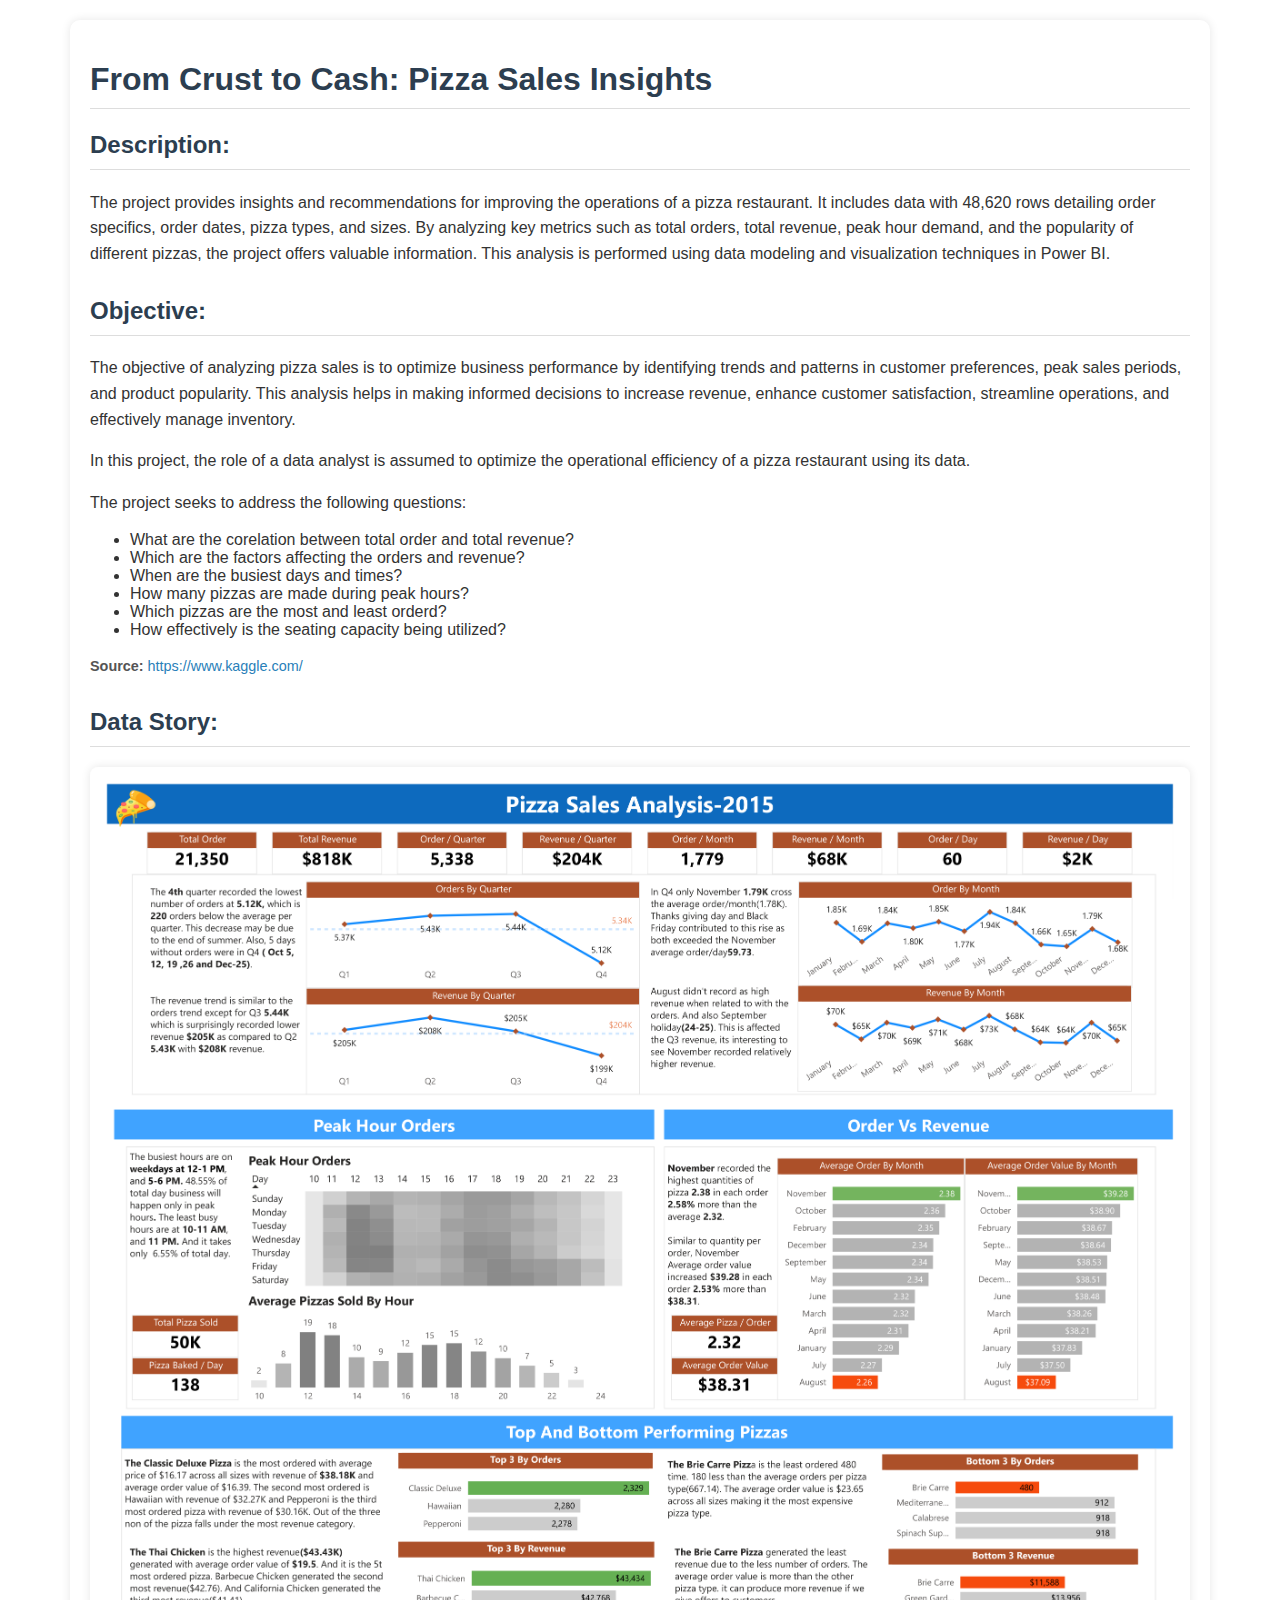
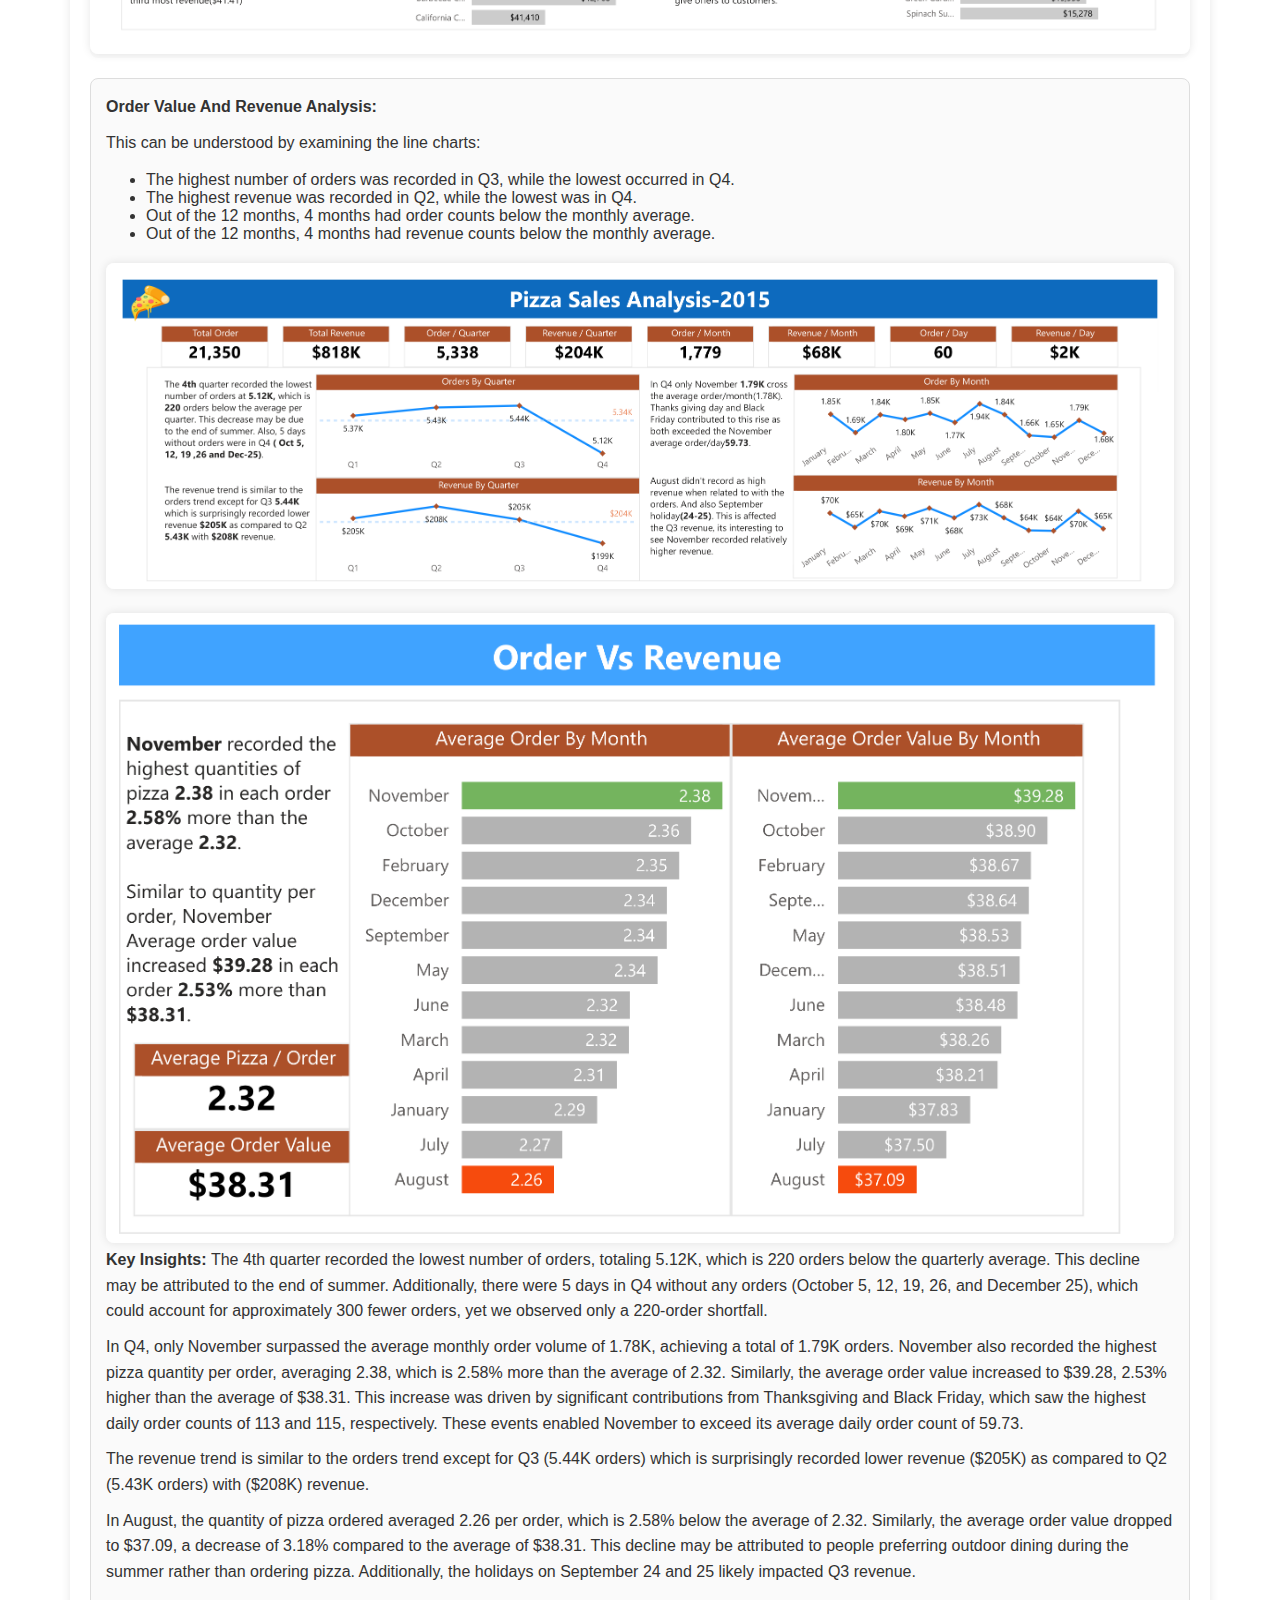
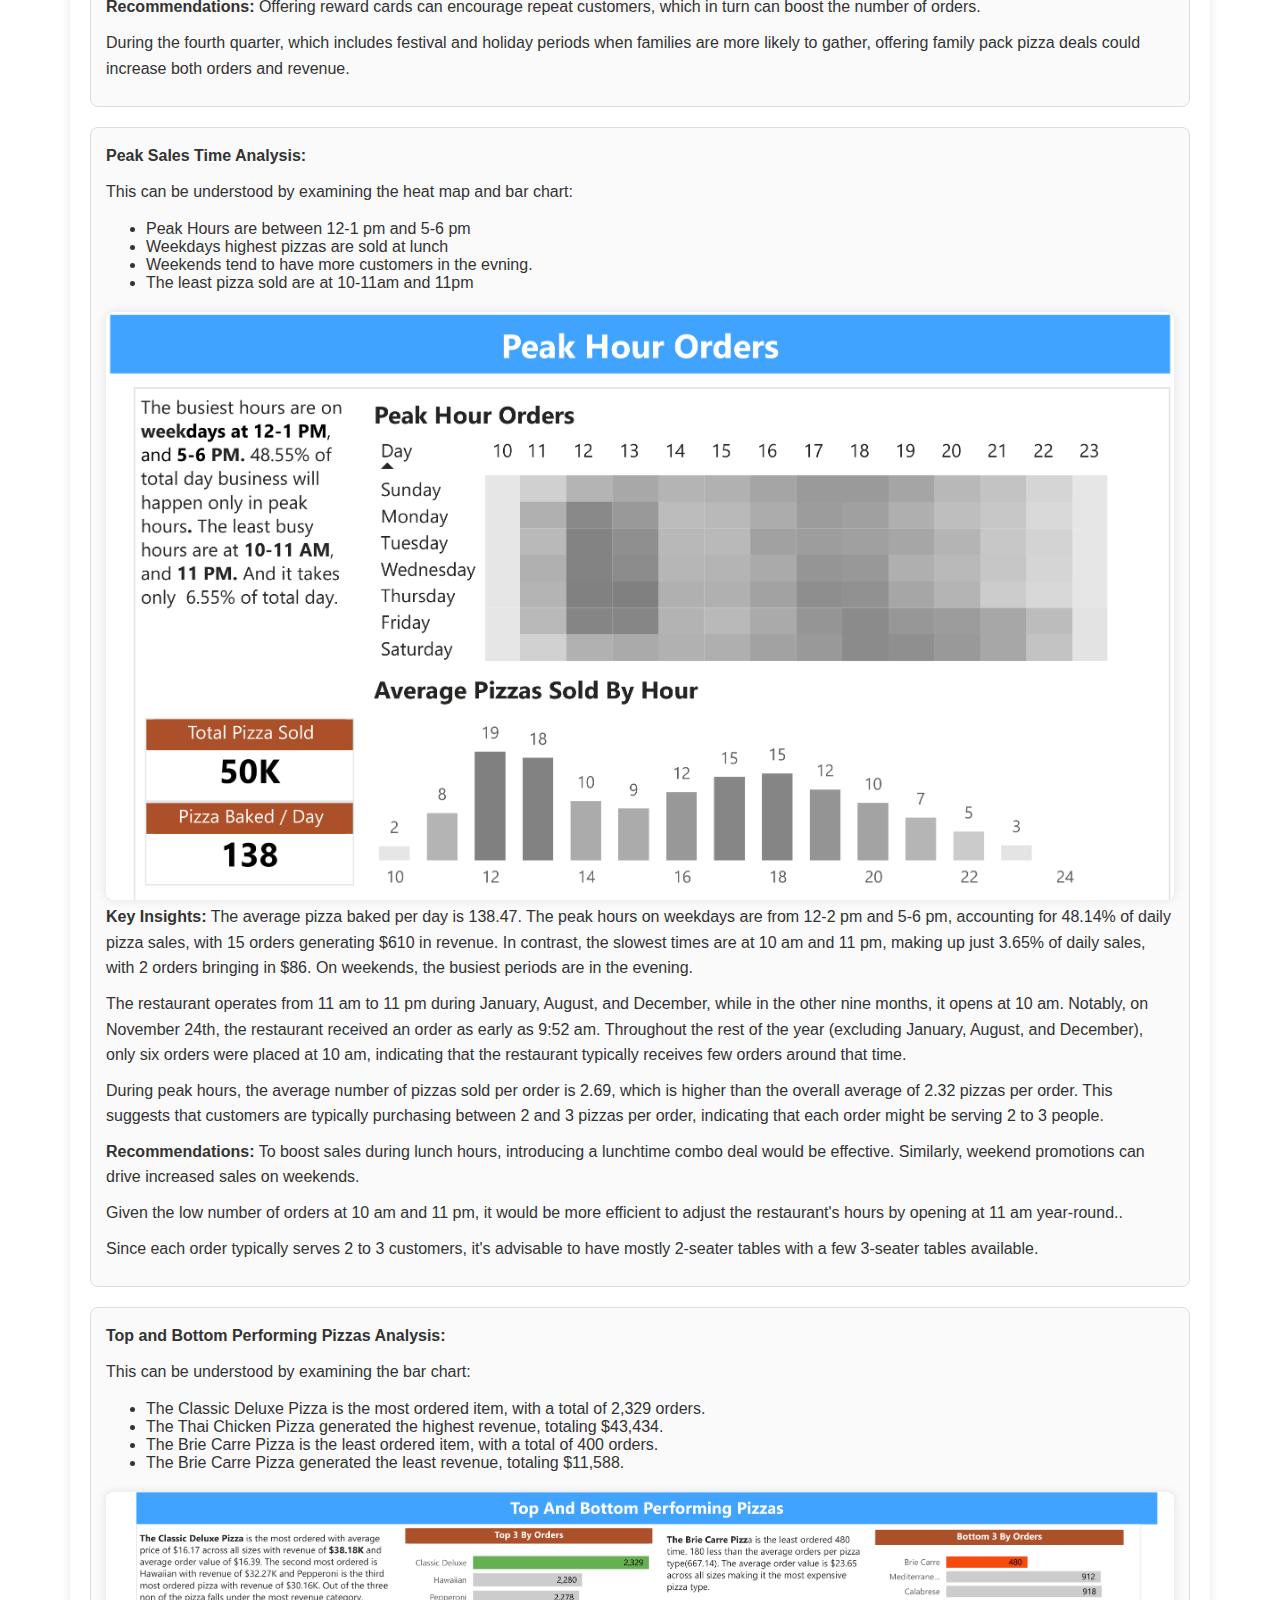
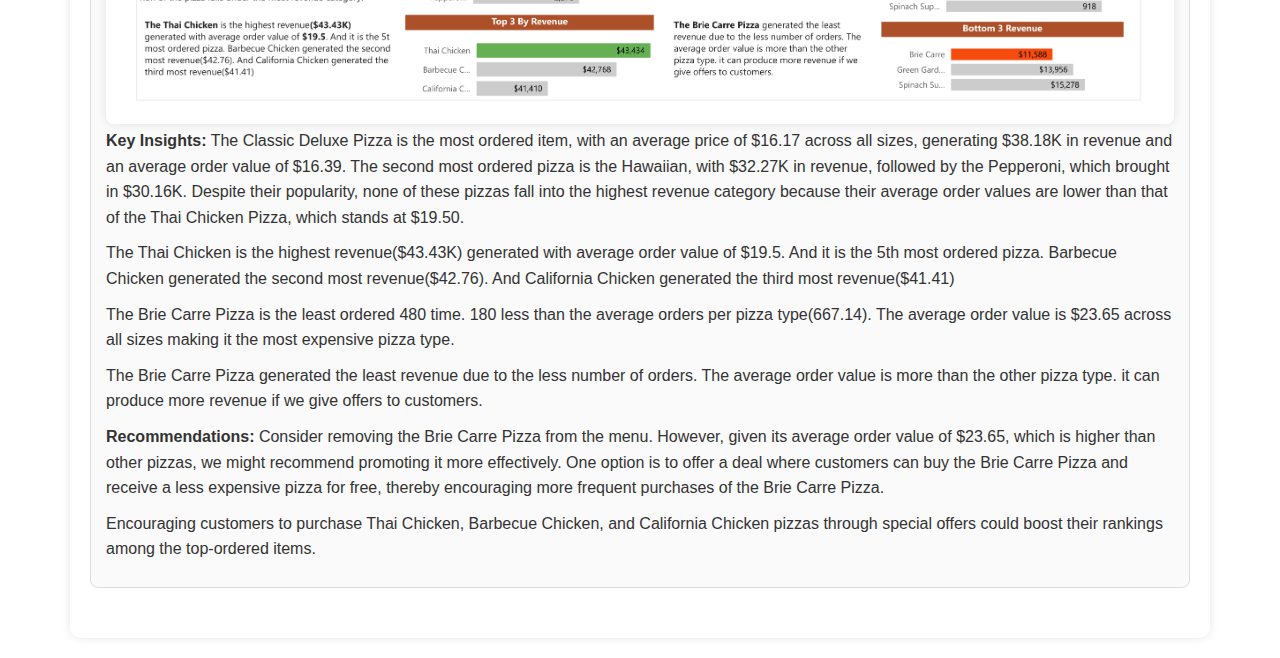
<file: projects/pizza_sales.html>
<!DOCTYPE html>
<html lang="en">
<head>
    <meta charset="UTF-8">
    <meta name="viewport" content="width=device-width, initial-scale=1.0">
    <title>Pizza Sales</title>
    <style>
        body {
            font-family: 'Segoe UI', Tahoma, Geneva, Verdana, sans-serif;
            margin: 0;
            padding: 20px;
            background-color:#ffff;
            color: #333;
        }
        .container {
            max-width: 1100px;
            margin: 0 auto;
            padding: 20px;
            background-color: #ffffff;
            border-radius: 10px;
            box-shadow: 0 0 10px rgba(0, 0, 0, 0.1);
        }
        h1, h2 {
            color: #2c3e50;
            border-bottom: 1px solid #ddd;
            padding-bottom: 10px;
        }
        p {
            line-height: 1.6;
            margin-bottom: 10px;
        }
        a {
            color: #2980b9;
            text-decoration: none;
        }
        a:hover {
            text-decoration: underline;
        }
        .section {
            margin-bottom: 30px;
        }
        .kpi, .bar-chart, .pie-chart, .table {
            margin-top: 20px;
            padding: 15px;
            border: 1px solid #ddd;
            border-radius: 8px;
            background-color: #fafafa;
        }
        .kpi p, .bar-chart p, .pie-chart p, .table p {
            margin-top: 0;
        }
        .source {
            font-size: 0.9em;
            color: #555;
        }
        .visualization-image {
            margin-top: 20px;
            text-align: center;
            background-color: #fafafa; /* Background color added */
            padding: 0px;
            border-radius: 8px;
        }
        .visualization-image img {
            max-width: 100%;
            height: auto;
            border-radius: 8px;
            box-shadow: 0 0 10px rgba(0, 0, 0, 0.1);
        }
    </style>
</head>
<body>

    <div class="container">
        <div class="section">
            <h1>From Crust to Cash: Pizza Sales Insights</h1>
            <h2>Description:</h2>
            <p>The project provides insights and recommendations for improving the operations of a pizza restaurant. It includes data with 48,620 rows detailing order specifics, order dates, pizza types, and sizes. By analyzing key metrics such as total orders, total revenue, peak hour demand, and the popularity of different pizzas, the project offers valuable information. This analysis is performed using data modeling and visualization techniques in Power BI.</p>
   
        </div>

        <div class="section">
            <h2>Objective:</h2>
            <p>The objective of analyzing pizza sales is to optimize business performance by identifying trends and patterns in customer preferences, peak sales periods, and product popularity. This analysis helps in making informed decisions to increase revenue, enhance customer satisfaction, streamline operations, and effectively manage inventory.</p>
            
            <p>In this project, the role of a data analyst is assumed to optimize the operational efficiency of a pizza restaurant using its data.<p>

                <p>The project seeks to address the following questions:</p>
                <ul>
                <li>What are the corelation between total order and total revenue?</li> 
                <li>Which are the factors affecting the orders and revenue?</li>  
                <li>When are the busiest days and times?</li>
                <li>How many pizzas are made during peak hours?</li>
                <li>Which pizzas are the most and least orderd?</li>
                <li>How effectively is the seating capacity being utilized?</li>
            </ul>
            <p class="source"><strong>Source:</strong> <a href="https://www.kaggle.com/datasets/mysarahmadbhat/pizza-place-sales" target="_blank">https://www.kaggle.com/</a></p>
        </div>

        <div class="section">
            <h2>Data Story:</h2>
            <div class="visualization-image">
                <!-- <p>The visualizations provide insights into the Indian election results of 2024.</p> -->
                <img src="images/pizza_sales.png" alt="Visualization Image">
            </div>

            <div class="kpi">
                <p><strong>Order Value And Revenue Analysis:</strong>
                    <p>This can be understood by examining the line charts:</p>
                        <ul>
                        <li>The highest number of orders was recorded in Q3, while the lowest occurred in Q4.</li>
                        <li>The highest revenue was recorded in Q2, while the lowest was in Q4.</li>
                        <li>Out of the 12 months, 4 months had order counts below the monthly average.</li>
                        <li>Out of the 12 months, 4 months had revenue counts below the monthly average.</li>
                     </ul>
                     <div class="visualization-image">
                        <!-- <p>The visualizations provide insights into the Indian election results of 2024.</p> -->
                        <img src="images/pizza_sale.png" alt="Visualization Image">
                    </div>
                    <div class="visualization-image">
                        <!-- <p>The visualizations provide insights into the Indian election results of 2024.</p> -->
                        <img src="images/order_revenue.png" alt="Visualization Image">
                    </div>

                     <p><b>Key Insights: </b>The 4th quarter recorded the lowest number of orders, totaling 5.12K, which is 220 orders below the quarterly average. This decline may be attributed to the end of summer. Additionally, there were 5 days in Q4 without any orders (October 5, 12, 19, 26, and December 25), which could account for approximately 300 fewer orders, yet we observed only a 220-order shortfall.</p>
                     <p>In Q4, only November surpassed the average monthly order volume of 1.78K, achieving a total of 1.79K orders. November also recorded the highest pizza quantity per order, averaging 2.38, which is 2.58% more than the average of 2.32. Similarly, the average order value increased to $39.28, 2.53% higher than the average of $38.31. This increase was driven by significant contributions from Thanksgiving and Black Friday, which saw the highest daily order counts of 113 and 115, respectively. These events enabled November to exceed its average daily order count of 59.73. </p>
                     <p>The revenue trend is similar to the orders trend except for Q3 (5.44K orders) which is surprisingly recorded lower revenue ($205K) as compared to Q2 (5.43K orders) with ($208K) revenue. </p>
                     <p>In August, the quantity of pizza ordered averaged 2.26 per order, which is 2.58% below the average of 2.32. Similarly, the average order value dropped to $37.09, a decrease of 3.18% compared to the average of $38.31. This decline may be attributed to people preferring outdoor dining during the summer rather than ordering pizza. Additionally, the holidays on September 24 and 25 likely impacted Q3 revenue.</p>
                     <p><b>Recommendations: </b>Offering reward cards can encourage repeat customers, which in turn can boost the number of orders.</p>
                     <p>During the fourth quarter, which includes festival and holiday periods when families are more likely to gather, offering family pack pizza deals could increase both orders and revenue.</p>


            </div>

            <div class="bar-chart">
                <p><strong>Peak Sales Time Analysis:</strong>
                    <p>This can be understood by examining the heat map and bar chart:</p>
                        <ul>
                        <li>Peak Hours are between 12-1 pm and 5-6 pm</li>
                        <li>Weekdays highest pizzas are sold at lunch</li>
                        <li>Weekends tend to have more customers in the evning.</li>
                        <li>The least pizza sold are at 10-11am and 11pm</li>
                     </ul>
                <div class="visualization-image">
                    <!-- <p>The visualizations provide insights into the Indian election results of 2024.</p> -->
                    <img src="images/pizza_sale_peakhours.png" alt="Visualization Image">
                </div>


                <p><b>Key Insights:</b> The average pizza baked per day is 138.47. The peak hours on weekdays are from 12-2 pm and 5-6 pm, accounting for 48.14% of daily pizza sales, with 15 orders generating $610 in revenue. In contrast, the slowest times are at 10 am and 11 pm, making up just 3.65% of daily sales, with 2 orders bringing in $86. On weekends, the busiest periods are in the evening.</p>
                <p>The restaurant operates from 11 am to 11 pm during January, August, and December, while in the other nine months, it opens at 10 am. Notably, on November 24th, the restaurant received an order as early as 9:52 am. Throughout the rest of the year (excluding January, August, and December), only six orders were placed at 10 am, indicating that the restaurant typically receives few orders around that time.</p>
               <p>During peak hours, the average number of pizzas sold per order is 2.69, which is higher than the overall average of 2.32 pizzas per order. This suggests that customers are typically purchasing between 2 and 3 pizzas per order, indicating that each order might be serving 2 to 3 people.</p>
                <p><b>Recommendations:</b>
                    To boost sales during lunch hours, introducing a lunchtime combo deal would be effective. Similarly, weekend promotions can drive increased sales on weekends.</p>
            <p>Given the low number of orders at 10 am and 11 pm, it would be more efficient to adjust the restaurant's hours by opening at 11 am year-round..</p>
            <p>
                Since each order typically serves 2 to 3 customers, it's advisable to have mostly 2-seater tables with a few 3-seater tables available.</p>
        </div>

            <div class="bar-chart">
                <p><strong>Top and Bottom Performing Pizzas Analysis:</strong>
                    <p>This can be understood by examining the bar chart:</p>
                        <ul>
                        <li>The Classic Deluxe Pizza is the most ordered item, with a total of 2,329 orders.</li>
                        <li>The Thai Chicken Pizza generated the highest revenue, totaling $43,434.</li>
                        <li>The Brie Carre Pizza is the least ordered item, with a total of 400 orders.</li>
                        <li>The Brie Carre Pizza generated the least revenue, totaling $11,588.</li>
                     </ul>
                    <div class="visualization-image">
                        <!-- <p>The visualizations provide insights into the Indian election results of 2024.</p> -->
                        <img src="images/top_bottom_pizza.png" alt="Visualization Image">
                    </div>
                <p><b>Key Insights:</b> The Classic Deluxe Pizza is the most ordered item, with an average price of $16.17 across all sizes, generating $38.18K in revenue and an average order value of $16.39. The second most ordered pizza is the Hawaiian, with $32.27K in revenue, followed by the Pepperoni, which brought in $30.16K. Despite their popularity, none of these pizzas fall into the highest revenue category because their average order values are lower than that of the Thai Chicken Pizza, which stands at $19.50.</p>
                     <p>The Thai Chicken is the highest revenue($43.43K) generated with average order value of $19.5. And it is the 5th most ordered pizza. Barbecue Chicken generated the second most revenue($42.76). And California Chicken generated the third most revenue($41.41)</p>
                     <P>The Brie Carre Pizza is the least ordered 480 time. 180 less than the average orders per pizza type(667.14). The average order value is $23.65 across all sizes making it the most expensive pizza type.  </P>
                    <p>The Brie Carre Pizza generated the least revenue due to the less number of orders. The average order value is more than the other pizza type. it can produce more revenue if we give offers to customers.</p>
                <p><b>Recommendations:</b> Consider removing the Brie Carre Pizza from the menu. However, given its average order value of $23.65, which is higher than other pizzas, we might recommend promoting it more effectively. One option is to offer a deal where customers can buy the Brie Carre Pizza and receive a less expensive pizza for free, thereby encouraging more frequent purchases of the Brie Carre Pizza.
                    <p>Encouraging customers to purchase Thai Chicken, Barbecue Chicken, and California Chicken pizzas through special offers could boost their rankings among the top-ordered items.</p>

        
    </div>

</body>
</html>
</file>
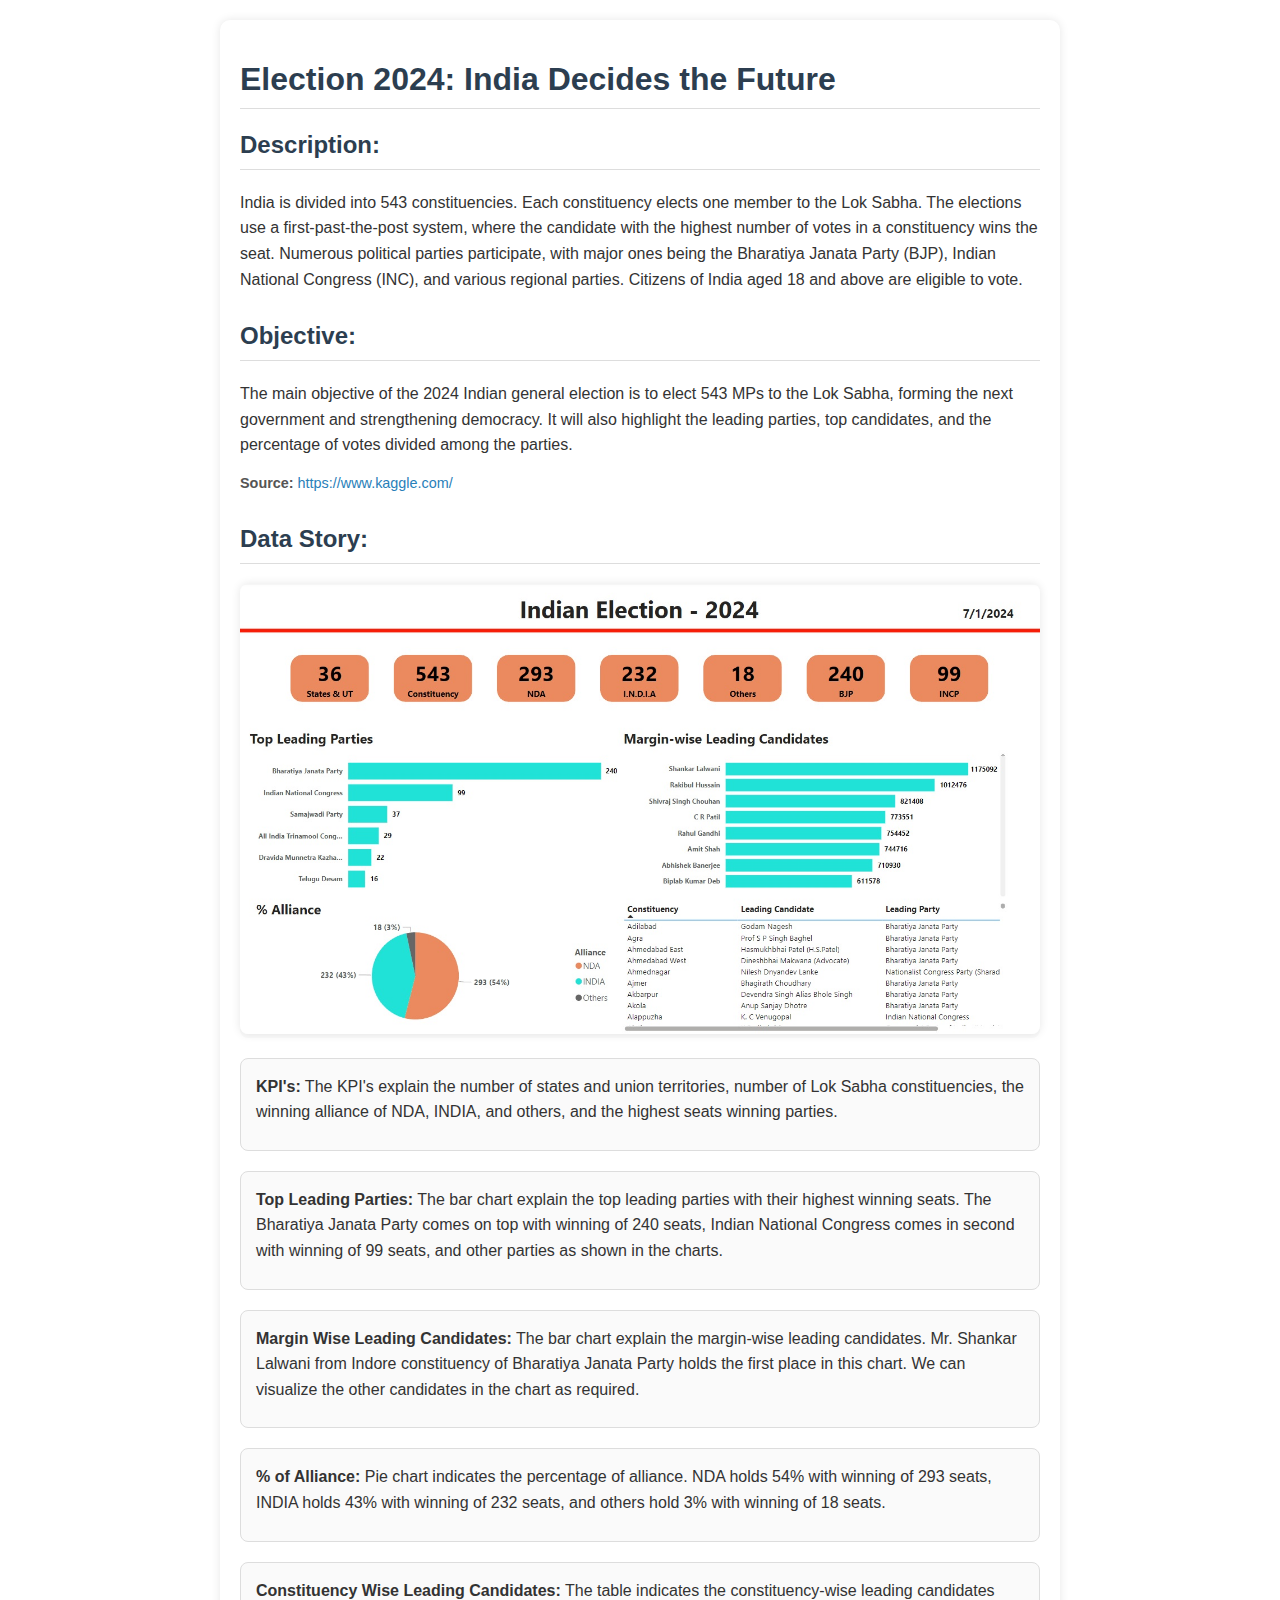
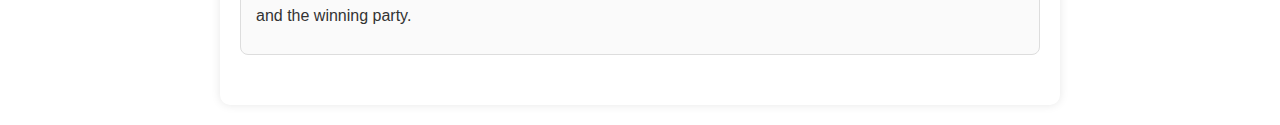
<file: projects/project-1/election_result_2024.html>
<!DOCTYPE html>
<html lang="en">
<head>
    <meta charset="UTF-8">
    <meta name="viewport" content="width=device-width, initial-scale=1.0">
    <title>Indian Election - 2024</title>
    <style>
        body {
            font-family: 'Segoe UI', Tahoma, Geneva, Verdana, sans-serif;
            margin: 0;
            padding: 20px;
            background-color:#ffff;
            color: #333;
        }
        .container {
            max-width: 800px;
            margin: 0 auto;
            padding: 20px;
            background-color: #ffffff;
            border-radius: 10px;
            box-shadow: 0 0 10px rgba(0, 0, 0, 0.1);
        }
        h1, h2 {
            color: #2c3e50;
            border-bottom: 1px solid #ddd;
            padding-bottom: 10px;
        }
        p {
            line-height: 1.6;
            margin-bottom: 10px;
        }
        a {
            color: #2980b9;
            text-decoration: none;
        }
        a:hover {
            text-decoration: underline;
        }
        .section {
            margin-bottom: 30px;
        }
        .kpi, .bar-chart, .pie-chart, .table {
            margin-top: 20px;
            padding: 15px;
            border: 1px solid #ddd;
            border-radius: 8px;
            background-color: #fafafa;
        }
        .kpi p, .bar-chart p, .pie-chart p, .table p {
            margin-top: 0;
        }
        .source {
            font-size: 0.9em;
            color: #555;
        }
        .visualization-image {
            margin-top: 20px;
            text-align: center;
            background-color: #fafafa; /* Background color added */
            padding: 0px;
            border-radius: 8px;
        }
        .visualization-image img {
            max-width: 100%;
            height: auto;
            border-radius: 8px;
            box-shadow: 0 0 10px rgba(0, 0, 0, 0.1);
        }
    </style>
</head>
<body>

    <div class="container">
        <div class="section">
            <h1>Election 2024: India Decides the Future</h1>
            <h2>Description:</h2>
            <p>India is divided into 543 constituencies. Each constituency elects one member to the Lok Sabha. The elections use a first-past-the-post system, where the candidate with the highest number of votes in a constituency wins the seat. Numerous political parties participate, with major ones being the Bharatiya Janata Party (BJP), Indian National Congress (INC), and various regional parties. Citizens of India aged 18 and above are eligible to vote.</p>
        </div>

        <div class="section">
            <h2>Objective:</h2>
            <p>The main objective of the 2024 Indian general election is to elect 543 MPs to the Lok Sabha, forming the next government and strengthening democracy. It will also highlight the leading parties, top candidates, and the percentage of votes divided among the parties.</p>
            <p class="source"><strong>Source:</strong> <a href="https://www.kaggle.com/datasets/jainaru/lok-sabha-2024-results-and-candidates" target="_blank">https://www.kaggle.com/</a></p>
        </div>

        <div class="section">
            <h2>Data Story:</h2>
            <div class="visualization-image">
                <!-- <p>The visualizations provide insights into the Indian election results of 2024.</p> -->
                <img src="assets/data_election.jpg" alt="Visualization Image">
            </div>

            <div class="kpi">
                <p><strong>KPI's:</strong> The KPI's explain the number of states and union territories, number of Lok Sabha constituencies, the winning alliance of NDA, INDIA, and others, and the highest seats winning parties.</p>
            </div>

            <div class="bar-chart">
                <p><strong>Top Leading Parties:</strong> The bar chart explain the top leading parties with their highest winning seats. The Bharatiya Janata Party comes on top with winning of 240 seats, Indian National Congress comes in second with winning of 99 seats, and other parties as shown in the charts.</p>
            </div>

            <div class="bar-chart">
                <p><strong>Margin Wise Leading Candidates:</strong> The bar chart explain the margin-wise leading candidates. Mr. Shankar Lalwani from Indore constituency of Bharatiya Janata Party holds the first place in this chart. We can visualize the other candidates in the chart as required.</p>
            </div>

            <div class="pie-chart">
                <p><strong>% of Alliance:</strong> Pie chart indicates the percentage of alliance. NDA holds 54% with winning of 293 seats, INDIA holds 43% with winning of 232 seats, and others hold 3% with winning of 18 seats.</p>
            </div>

            <div class="table">
                <p><strong>Constituency Wise Leading Candidates:</strong> The table indicates the constituency-wise leading candidates and the winning party.</p>
            </div>

        </div>

        
    </div>

</body>
</html>
</file>
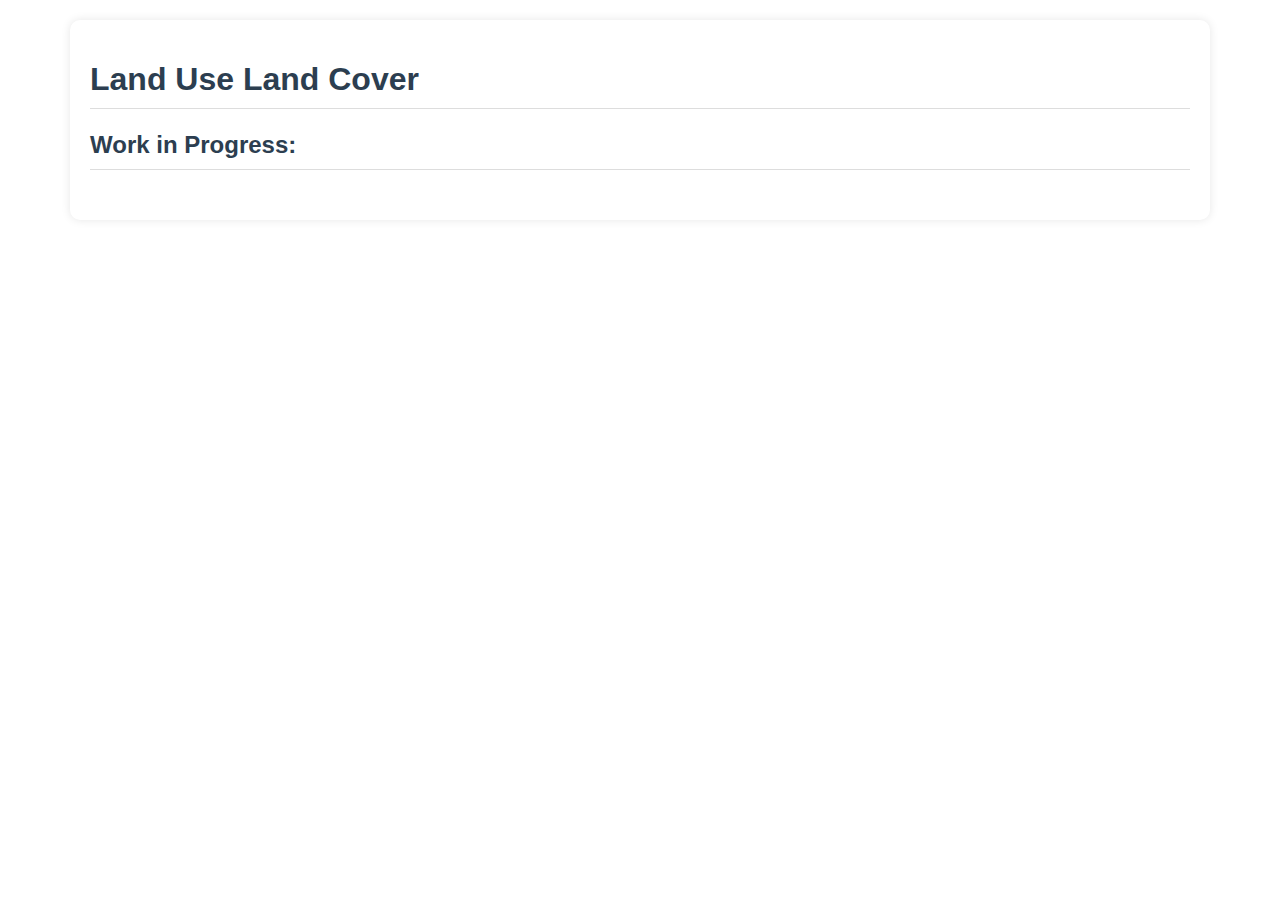
<file: projects/project-10/Land Use Land Cover.html>
<!DOCTYPE html>
<html lang="en">
<head>
    <meta charset="UTF-8">
    <meta name="viewport" content="width=device-width, initial-scale=1.0">
    <title>Land Use land Cover</title>
    <title>Work in Progress</title>

    <style>
        body {
            font-family: 'Segoe UI', Tahoma, Geneva, Verdana, sans-serif;
            margin: 0;
            padding: 20px;
            background-color:#ffff;
            color: #333;
        }
        .container {
            max-width: 1100px;
            margin: 0 auto;
            padding: 20px;
            background-color: #ffffff;
            border-radius: 10px;
            box-shadow: 0 0 10px rgba(0, 0, 0, 0.1);
        }
        h1, h2 {
            color: #2c3e50;
            border-bottom: 1px solid #ddd;
            padding-bottom: 10px;
        }
        p {
            line-height: 1.6;
            margin-bottom: 10px;
        }
        a {
            color: #2980b9;
            text-decoration: none;
        }
        a:hover {
            text-decoration: underline;
        }
        .section {
            margin-bottom: 30px;
        }
        .kpi, .bar-chart, .pie-chart, .table {
            margin-top: 20px;
            padding: 15px;
            border: 1px solid #ddd;
            border-radius: 8px;
            background-color: #fafafa;
        }
        .kpi p, .bar-chart p, .pie-chart p, .table p {
            margin-top: 0;
        }
        .source {
            font-size: 0.9em;
            color: #555;
        }
        .visualization-image {
            margin-top: 20px;
            text-align: center;
            background-color: #fafafa; /* Background color added */
            padding: 0px;
            border-radius: 8px;
        }
        .visualization-image img {
            max-width: 100%;
            height: auto;
            border-radius: 8px;
            box-shadow: 0 0 10px rgba(0, 0, 0, 0.1);
        }
    </style>
</head>
<body>

    <div class="container">
        <div class="section">
            <h1>Land Use Land Cover</h1>
            

        <div class="section">
            <h2>Work in Progress:</h2>
            <!-- <p>As urban areas continue to grow rapidly, managing green infrastructure within cities has become increasingly important. Trees and green spaces in urban environments not only help clean the air and cool down heat-prone areas, but also significantly improve residents’ quality of life. However, mapping these urban trees poses significant challenges due to the complex dynamics of cityscapes. Factors such as building shadows, diverse architectural layouts, and the sparse distribution of trees make the task even more difficult. </p>    


            <p class="source"><strong>Source:</strong> <a href="https://www.periopsis.com/blog/tree-counter-v2/" target="_blank">https://www.periopsis.com/blog/tree-counter-v2/</a></p>



        </div>

        
            <div class="section">
  <h2>Project Images:</h2>
  <div class="visualization-image">
    <div class="slider" id="slider">
      <div class="slides" id="slides">
        <img src="images/nicosia-tree-1.PNG" alt="Visualization Image 1" class="active">
        <img src="images/nicosia-tree-2.PNG" alt="Visualization Image 2">
        <img src="images/nicosia-tree-3.PNG" alt="Visualization Image 3">
      </div>
      <div class="nav">
        <button id="prevBtn" aria-label="Previous">&#10094;</button>
        <button id="nextBtn" aria-label="Next">&#10095;</button>
      </div>
    </div>
  </div>
</div>

<style>
.visualization-image {
  text-align: center;
  background-color: #fafafa;
  border-radius: 8px;
  padding: 0;
  box-shadow: 0 0 10px rgba(0,0,0,0.1);
  max-width: 100%;
}

/* Make slider fill container width and *have a height* (set via JS) */
.slider {
  position: relative;
  width: 100%;
  height: 0;            /* will be set by JS */
  overflow: hidden;
  border-radius: 8px;
}

.slides { position: relative; height: 100%; }

/* Stack images; fit to container width */
.slides img {
  position: absolute;
  inset: 0;
  width: 100%;
  height: auto;
  opacity: 0;
  transition: opacity 250ms ease;
  pointer-events: none;
}

.slides img.active {
  opacity: 1;
  pointer-events: auto;
}

.nav {
  position: absolute;
  top: 50%;
  left: 0; right: 0;
  display: flex;
  justify-content: space-between;
  transform: translateY(-50%);
  padding: 0 8px;
}

.nav button {
  background: rgba(44,62,80,0.75);
  color: #fff;
  border: none;
  padding: 8px 12px;
  border-radius: 50%;
  font-size: 20px;
  cursor: pointer;
}

.nav button:disabled { opacity: 0.4; cursor: default; }
</style>

<script>
const slider = document.getElementById('slider');
const imgs = Array.from(document.querySelectorAll('#slides img'));
const prevBtn = document.getElementById('prevBtn');
const nextBtn = document.getElementById('nextBtn');
let index = 0;

function setSliderHeightToImage(img) {
  if (!img.complete || img.naturalWidth === 0) {
    img.addEventListener('load', () => setSliderHeightToImage(img), { once: true });
    return;
  }
  // Compute height so the image fits width:100% while keeping aspect ratio
  const width = slider.clientWidth;
  const height = Math.round(width * (img.naturalHeight / img.naturalWidth));
  slider.style.height = height + 'px';
}

function update() {
  imgs.forEach((im, i) => im.classList.toggle('active', i === index));
  prevBtn.disabled = index === 0;
  nextBtn.disabled = index === imgs.length - 1;
  setSliderHeightToImage(imgs[index]);
}

prevBtn.addEventListener('click', () => {
  if (index > 0) { index--; update(); }
});
nextBtn.addEventListener('click', () => {
  if (index < imgs.length - 1) { index++; update(); }
});

// Recalculate on resize to keep things responsive
window.addEventListener('resize', () => setSliderHeightToImage(imgs[index]));

// Init
update();
</script>


        
            
        <div class="section">
            <h2>The Method:</h2>
            <p>The project focused on training deep learning models using high-resolution visible satellite imagery. Thousands of images from dense urban regions across various parts of Nicosia were manually selected and annotated. Trees were labelled either as smaller or larger entities, based on their canopy size, as observed in satellite images. </p>    
            <p>Our proprietary AI model was trained using these labelled images in a supervised manner to recognize and highlight the locations of trees. To count the number of trees accurately, a proprietary tree-counting algorithm was developed. Once the model identifies the regions covered by tree canopies, the tree-counting algorithm takes over. It starts by detecting the tree canopy contours and then overlays a hexagonal grid within those boundaries. We chose a hexagonal grid because it represents the random spacing of trees better than a square grid. Within this grid, the algorithm approximates the positions of individual tree centre’s. Hyperparameters such as tree radius and canopy overlap threshold were selected experimentally, based on the typical size and spatial distribution of trees in the study area.</p>
        </div>

         <div class="section">
            <h2>The Result:</h2>
            <p>To check how well the model worked, we evaluated the results using Precision and Recall. To verify the performance of the tree-counting algorithm, we also evaluated how close the predicted tree counts were to the actual number of trees. On a test set with 13,459 trees, the Mean Absolute Error was 2.73. This result shows that the model can successfully detect and count trees even in dense urban areas, making it a useful tool for mapping green spaces in urban locations.  </p>    
        </div>

        <div class="section">
            <h2>The Importance:</h2>
            <p>This project plays a crucial role in helping us understand the distribution of trees within densely populated urban areas around the world. Mapping urban greenery at this scale provides valuable insights for city planners, environmental agencies, and policymakers. With an accurate tree census in the spatiotemporal domain, authorities can monitor the status of urban green spaces, identify areas lacking vegetation, reduce the urban heat island effect, and support afforestation or reforestation efforts where needed.  </p>    
        </div>

          <div class="section">
            <h2>The Perspective:</h2>
            <p>The success of this initiative demonstrates how modern technologies, like deep learning combined with high-resolution satellite imagery, can produce reliable environmental data even in complex city environments. This information can guide urban planning decisions, promote the creation and preservation of green zones, help mitigate urban heat effects, and improve the overall sustainability and livability of cities. By making greenery a measurable and trackable asset, cities can move toward smarter, greener development strategies. </p>    
        </div>

        
 -->
</file>
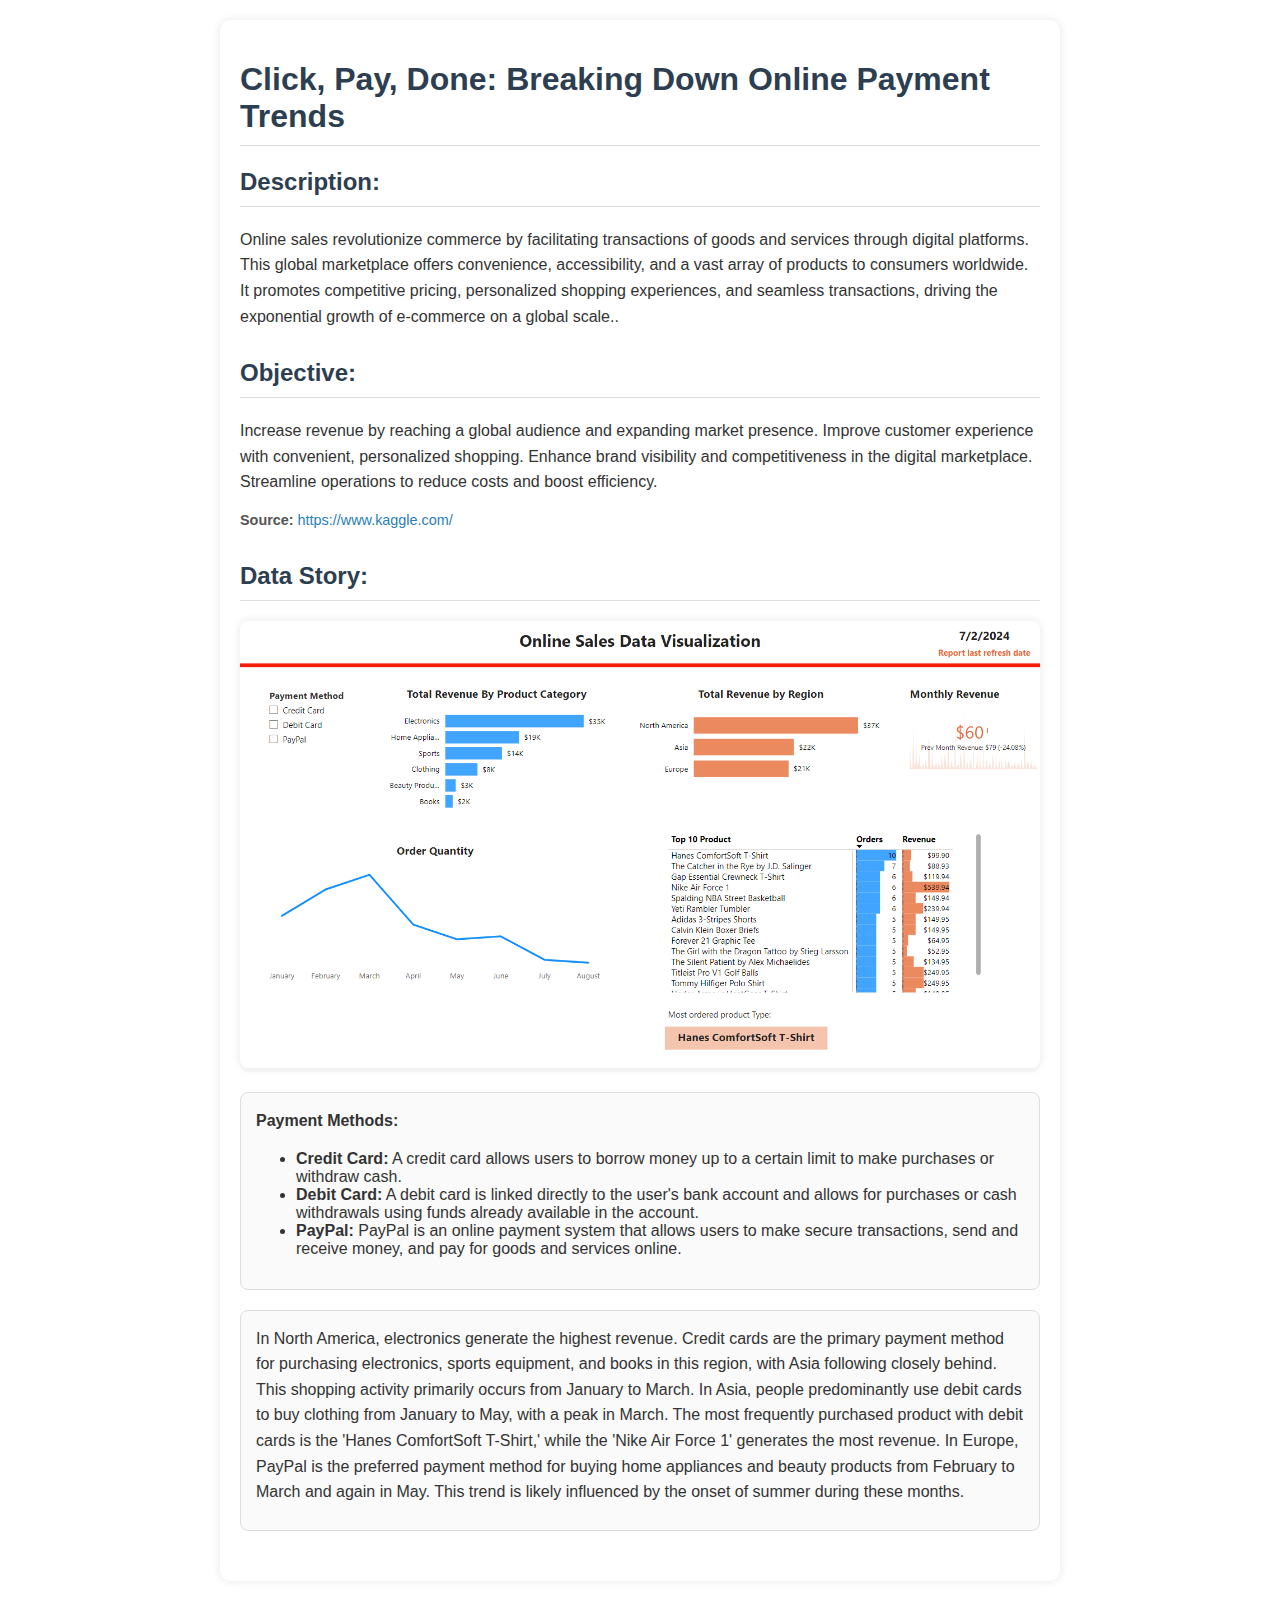
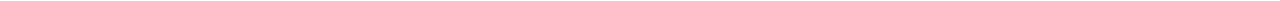
<file: projects/project-2/online_sales.html>
<!DOCTYPE html>
<html lang="en">
<head>
    <meta charset="UTF-8">
    <meta name="viewport" content="width=device-width, initial-scale=1.0">
    <title>Online Sales</title>
    <style>
        body {
            font-family: 'Segoe UI', Tahoma, Geneva, Verdana, sans-serif;
            margin: 0;
            padding: 20px;
            background-color:#ffff;
            color: #333;
        }
        .container {
            max-width: 800px;
            margin: 0 auto;
            padding: 20px;
            background-color: #ffffff;
            border-radius: 10px;
            box-shadow: 0 0 10px rgba(0, 0, 0, 0.1);
        }
        h1, h2 {
            color: #2c3e50;
            border-bottom: 1px solid #ddd;
            padding-bottom: 10px;
        }
        p {
            line-height: 1.6;
            margin-bottom: 10px;
        }
        a {
            color: #2980b9;
            text-decoration: none;
        }
        a:hover {
            text-decoration: underline;
        }
        .section {
            margin-bottom: 30px;
        }
        .kpi, .bar-chart, .pie-chart, .table {
            margin-top: 20px;
            padding: 15px;
            border: 1px solid #ddd;
            border-radius: 8px;
            background-color: #fafafa;
        }
        .kpi p, .bar-chart p, .pie-chart p, .table p {
            margin-top: 0;
        }
        .source {
            font-size: 0.9em;
            color: #555;
        }
        .visualization-image {
            margin-top: 20px;
            text-align: center;
            background-color: #fafafa; /* Background color added */
            padding: 0px;
            border-radius: 8px;
        }
        .visualization-image img {
            max-width: 100%;
            height: auto;
            border-radius: 8px;
            box-shadow: 0 0 10px rgba(0, 0, 0, 0.1);
        }
    </style>
</head>
<body>

    <div class="container">
        <div class="section">
            <h1>Click, Pay, Done: Breaking Down Online Payment Trends</h1>
            <h2>Description:</h2>
            <p>Online sales revolutionize commerce by facilitating transactions of goods and services through digital platforms. This global marketplace offers convenience, accessibility, and a vast array of products to consumers worldwide. It promotes competitive pricing, personalized shopping experiences, and seamless transactions, driving the exponential growth of e-commerce on a global scale..</p>
        </div>

        <div class="section">
            <h2>Objective:</h2>
            <p>Increase revenue by reaching a global audience and expanding market presence. Improve customer experience with convenient, personalized shopping. Enhance brand visibility and competitiveness in the digital marketplace. Streamline operations to reduce costs and boost efficiency.</p>
            <p class="source"><strong>Source:</strong> <a href="https://www.kaggle.com/datasets/shreyanshverma27/online-sales-dataset-popular-marketplace-data" target="_blank">https://www.kaggle.com/</a></p>
        </div>

        <div class="section">
            <h2>Data Story:</h2>
            <div class="visualization-image">
                <!-- <p>The visualizations provide insights into the Indian election results of 2024.</p> -->
                <img src="assets/shopping.png" alt="Visualization Image">
            </div>

            <div class="kpi">
                <p><strong>Payment Methods:</strong>
                    <ul> 
                        <li><strong>Credit Card:</strong> A credit card allows users to borrow money up to a certain limit to make purchases or withdraw cash.</li> 
                        <li><strong>Debit Card:</strong> A debit card is linked directly to the user's bank account and allows for purchases or cash withdrawals using funds already available in the account.</li> 
                        <li><strong>PayPal:</strong> PayPal is an online payment system that allows users to make secure transactions, send and receive money, and pay for goods and services online.</li> 
                    </ul>
            </div>

            <div class="bar-chart">
                <p>In North America, electronics generate the highest revenue. Credit cards are the primary payment method for purchasing electronics, sports equipment, and books in this region, with Asia following closely behind. This shopping activity primarily occurs from January to March.

                    In Asia, people predominantly use debit cards to buy clothing from January to May, with a peak in March. The most frequently purchased product with debit cards is the 'Hanes ComfortSoft T-Shirt,' while the 'Nike Air Force 1' generates the most revenue.
                    
                    In Europe, PayPal is the preferred payment method for buying home appliances and beauty products from February to March and again in May. This trend is likely influenced by the onset of summer during these months. </p>
            </div>

        </div>

        
    </div>

</body>
</html>
</file>
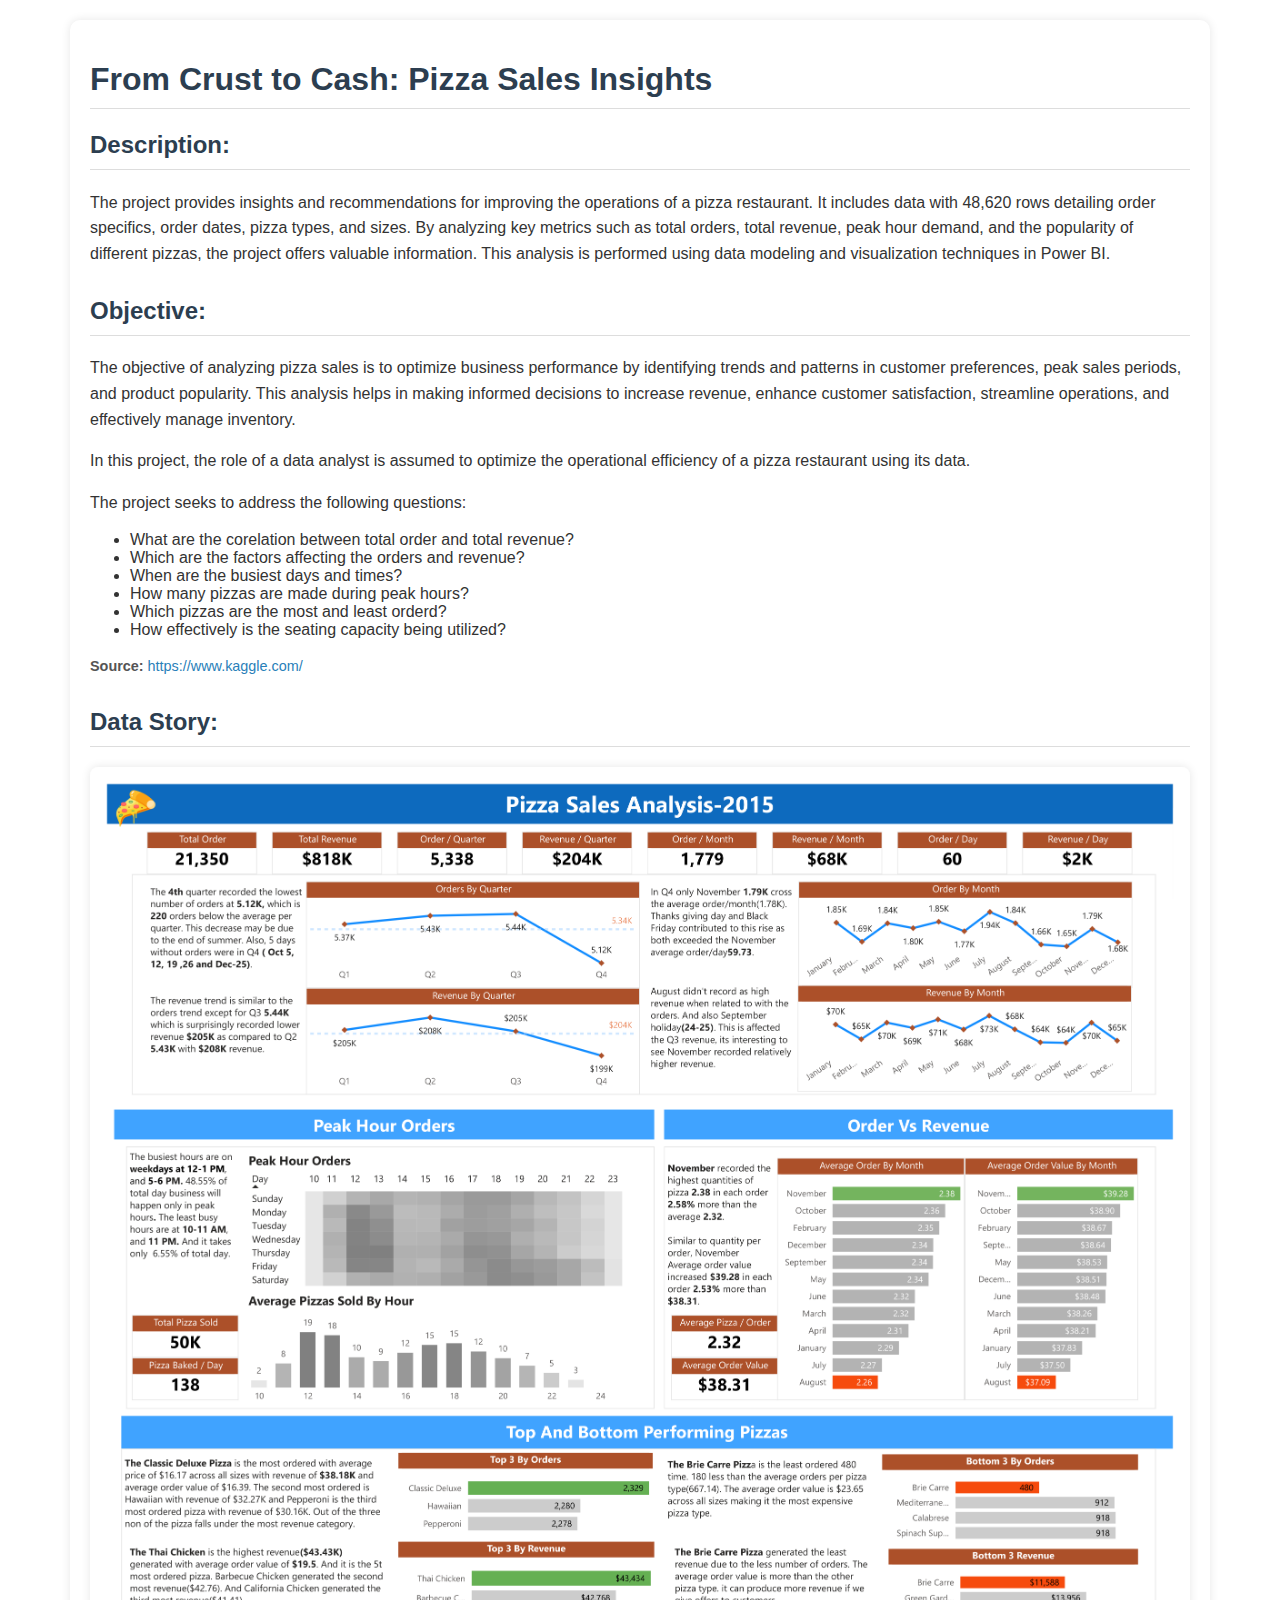
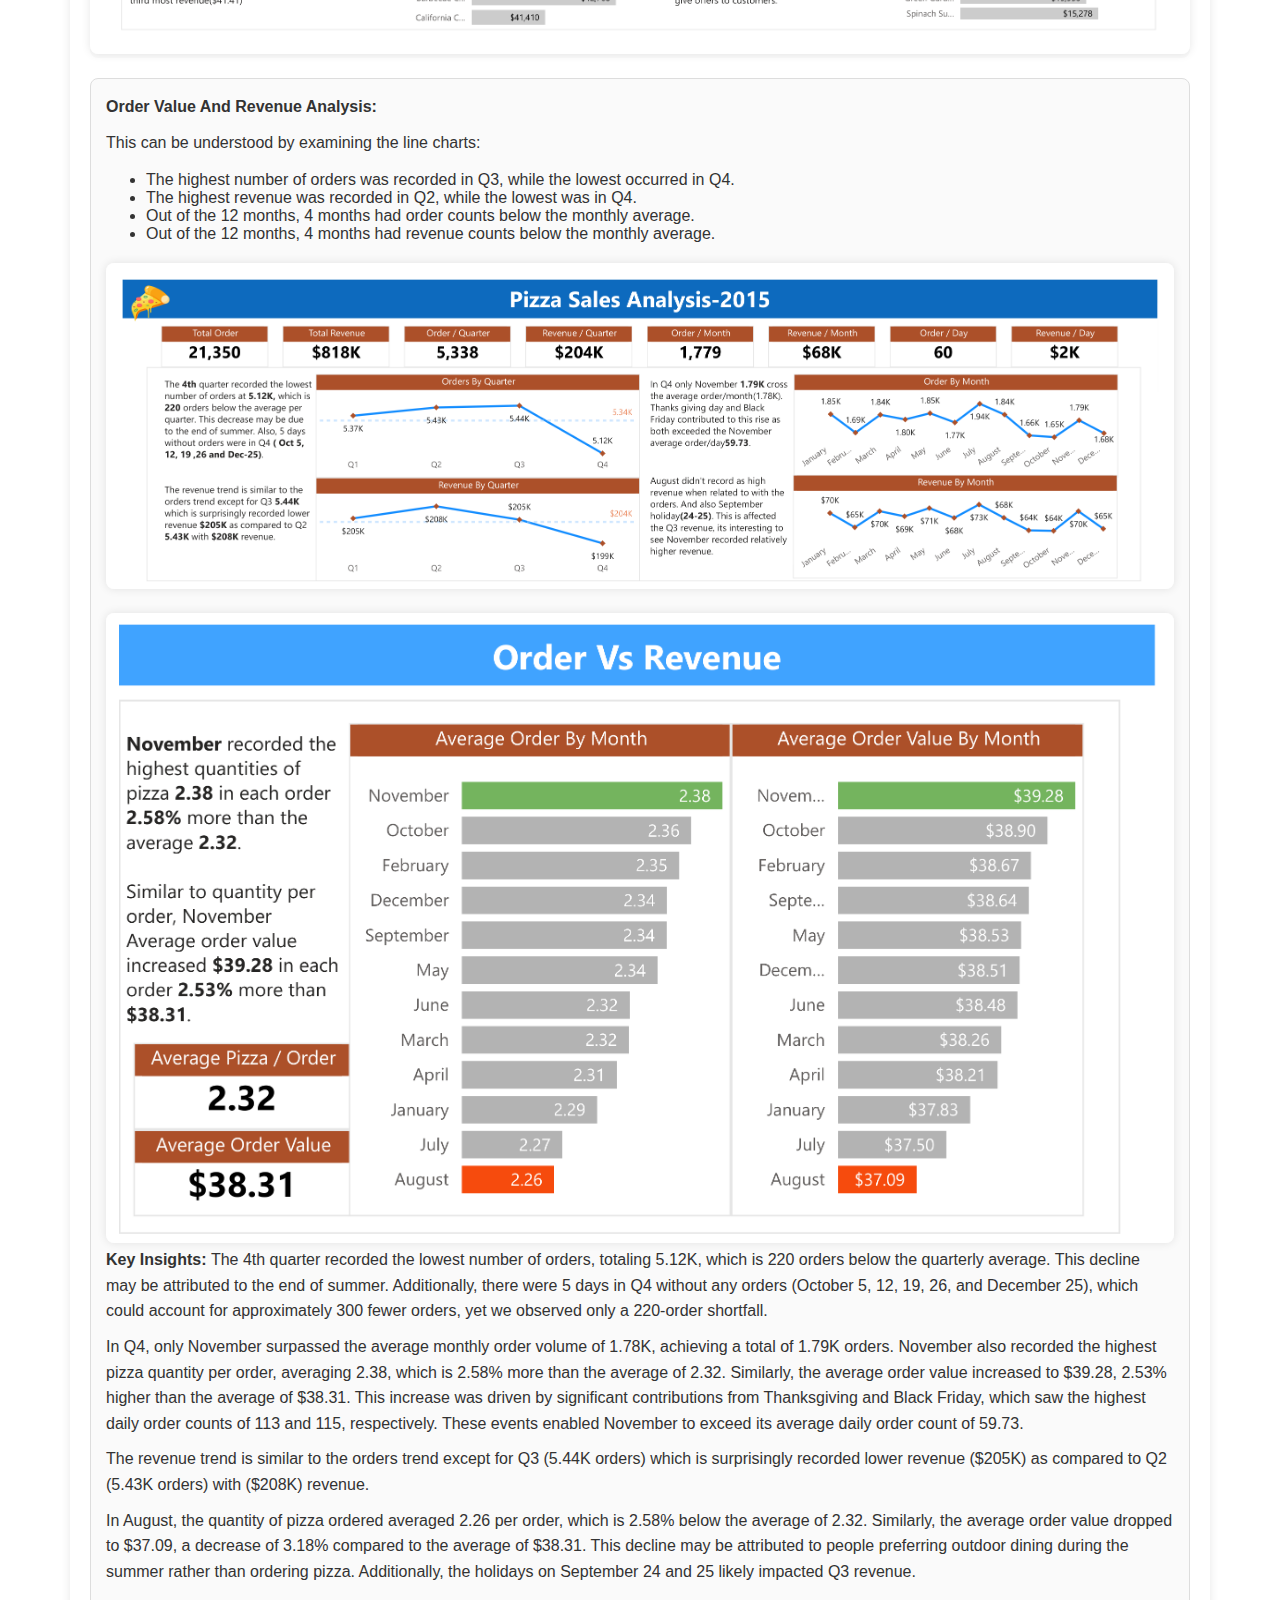
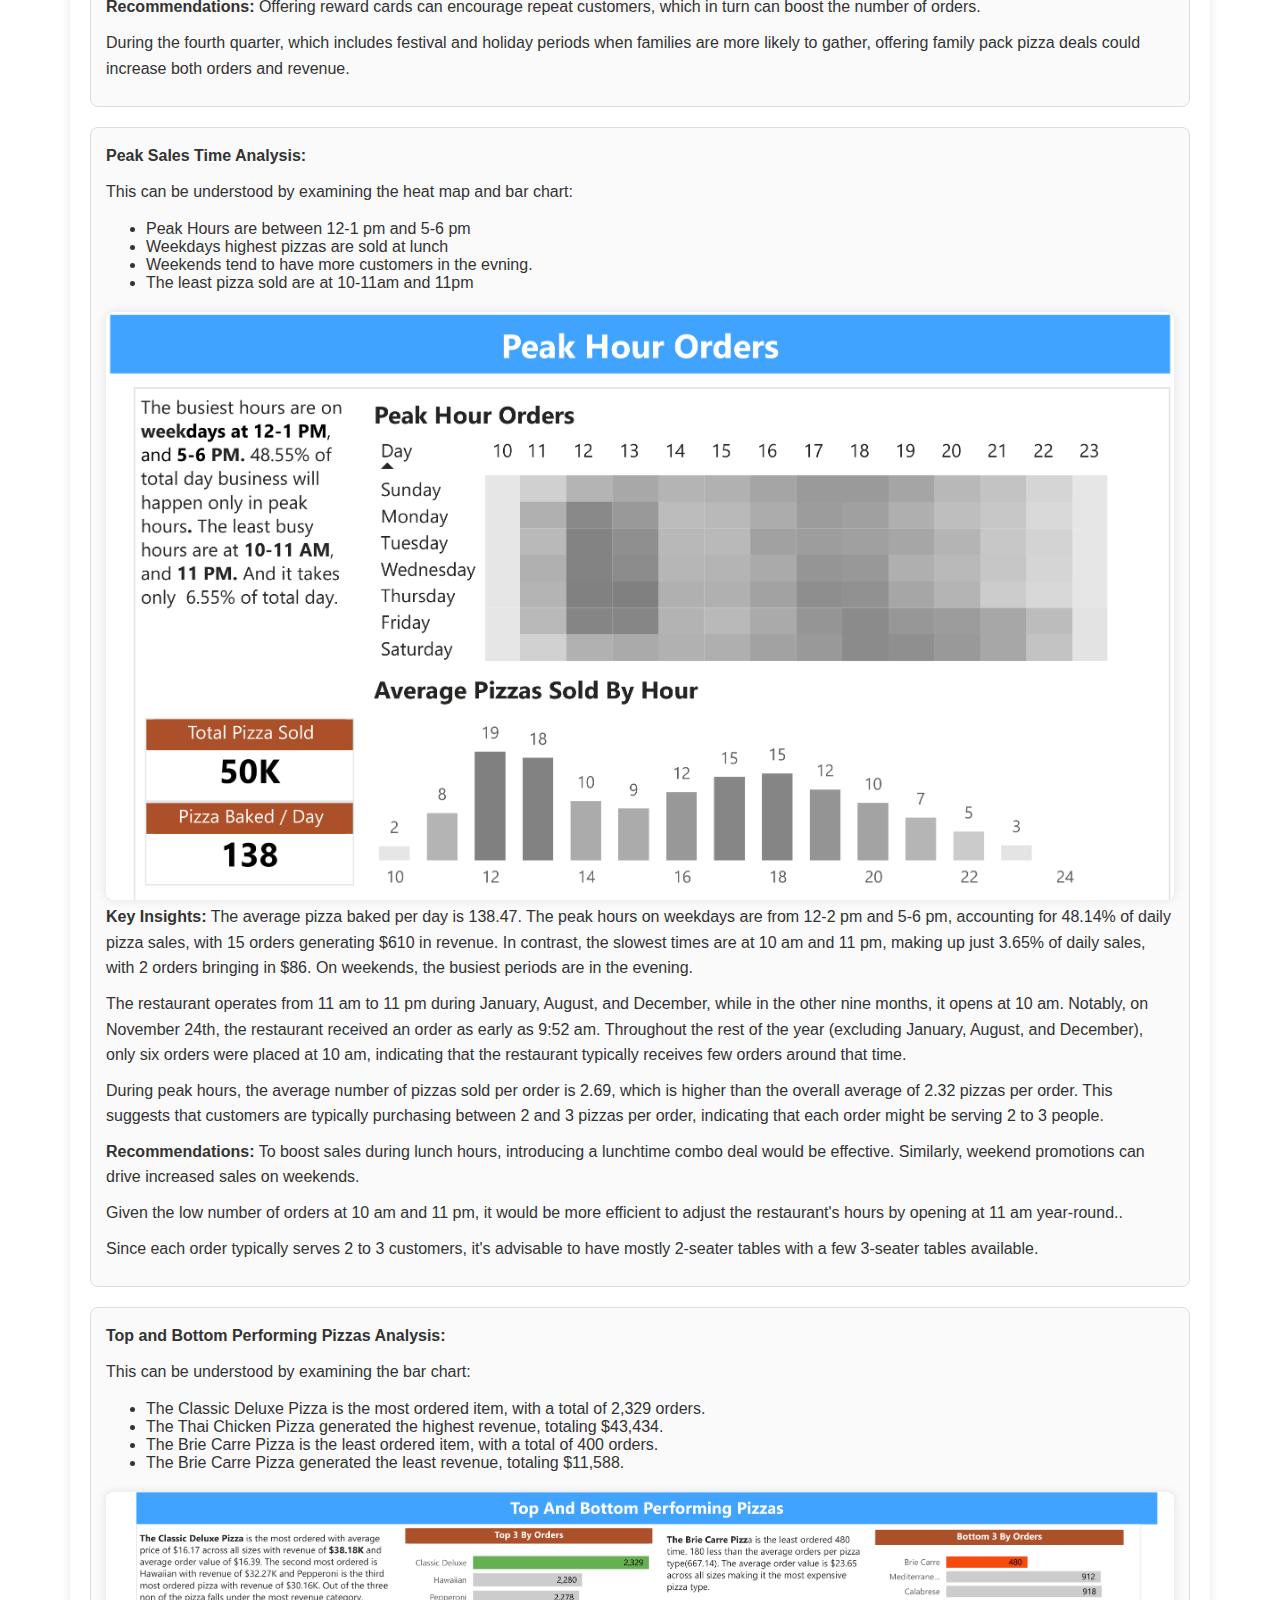
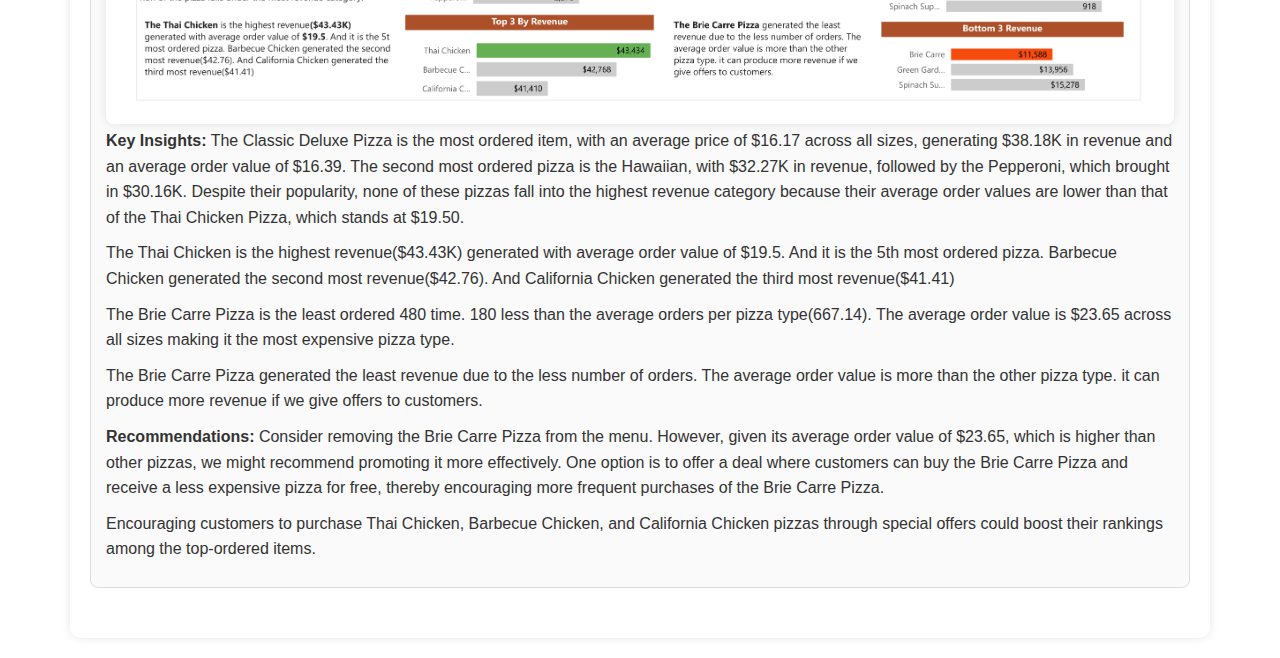
<file: projects/project-3/pizza_sales.html>
<!DOCTYPE html>
<html lang="en">
<head>
    <meta charset="UTF-8">
    <meta name="viewport" content="width=device-width, initial-scale=1.0">
    <title>Pizza Sales</title>
    <style>
        body {
            font-family: 'Segoe UI', Tahoma, Geneva, Verdana, sans-serif;
            margin: 0;
            padding: 20px;
            background-color:#ffff;
            color: #333;
        }
        .container {
            max-width: 1100px;
            margin: 0 auto;
            padding: 20px;
            background-color: #ffffff;
            border-radius: 10px;
            box-shadow: 0 0 10px rgba(0, 0, 0, 0.1);
        }
        h1, h2 {
            color: #2c3e50;
            border-bottom: 1px solid #ddd;
            padding-bottom: 10px;
        }
        p {
            line-height: 1.6;
            margin-bottom: 10px;
        }
        a {
            color: #2980b9;
            text-decoration: none;
        }
        a:hover {
            text-decoration: underline;
        }
        .section {
            margin-bottom: 30px;
        }
        .kpi, .bar-chart, .pie-chart, .table {
            margin-top: 20px;
            padding: 15px;
            border: 1px solid #ddd;
            border-radius: 8px;
            background-color: #fafafa;
        }
        .kpi p, .bar-chart p, .pie-chart p, .table p {
            margin-top: 0;
        }
        .source {
            font-size: 0.9em;
            color: #555;
        }
        .visualization-image {
            margin-top: 20px;
            text-align: center;
            background-color: #fafafa; /* Background color added */
            padding: 0px;
            border-radius: 8px;
        }
        .visualization-image img {
            max-width: 100%;
            height: auto;
            border-radius: 8px;
            box-shadow: 0 0 10px rgba(0, 0, 0, 0.1);
        }
    </style>
</head>
<body>

    <div class="container">
        <div class="section">
            <h1>From Crust to Cash: Pizza Sales Insights</h1>
            <h2>Description:</h2>
            <p>The project provides insights and recommendations for improving the operations of a pizza restaurant. It includes data with 48,620 rows detailing order specifics, order dates, pizza types, and sizes. By analyzing key metrics such as total orders, total revenue, peak hour demand, and the popularity of different pizzas, the project offers valuable information. This analysis is performed using data modeling and visualization techniques in Power BI.</p>
   
        </div>

        <div class="section">
            <h2>Objective:</h2>
            <p>The objective of analyzing pizza sales is to optimize business performance by identifying trends and patterns in customer preferences, peak sales periods, and product popularity. This analysis helps in making informed decisions to increase revenue, enhance customer satisfaction, streamline operations, and effectively manage inventory.</p>
            
            <p>In this project, the role of a data analyst is assumed to optimize the operational efficiency of a pizza restaurant using its data.<p>

                <p>The project seeks to address the following questions:</p>
                <ul>
                <li>What are the corelation between total order and total revenue?</li> 
                <li>Which are the factors affecting the orders and revenue?</li>  
                <li>When are the busiest days and times?</li>
                <li>How many pizzas are made during peak hours?</li>
                <li>Which pizzas are the most and least orderd?</li>
                <li>How effectively is the seating capacity being utilized?</li>
            </ul>
            <p class="source"><strong>Source:</strong> <a href="https://www.kaggle.com/datasets/mysarahmadbhat/pizza-place-sales" target="_blank">https://www.kaggle.com/</a></p>
        </div>

        <div class="section">
            <h2>Data Story:</h2>
            <div class="visualization-image">
                <!-- <p>The visualizations provide insights into the Indian election results of 2024.</p> -->
                <img src="assets/pizza_sales.png" alt="Visualization Image">
            </div>

            <div class="kpi">
                <p><strong>Order Value And Revenue Analysis:</strong>
                    <p>This can be understood by examining the line charts:</p>
                        <ul>
                        <li>The highest number of orders was recorded in Q3, while the lowest occurred in Q4.</li>
                        <li>The highest revenue was recorded in Q2, while the lowest was in Q4.</li>
                        <li>Out of the 12 months, 4 months had order counts below the monthly average.</li>
                        <li>Out of the 12 months, 4 months had revenue counts below the monthly average.</li>
                     </ul>
                     <div class="visualization-image">
                        <!-- <p>The visualizations provide insights into the Indian election results of 2024.</p> -->
                        <img src="assets/pizza_sale.png" alt="Visualization Image">
                    </div>
                    <div class="visualization-image">
                        <!-- <p>The visualizations provide insights into the Indian election results of 2024.</p> -->
                        <img src="assets/order_revenue.png" alt="Visualization Image">
                    </div>

                     <p><b>Key Insights: </b>The 4th quarter recorded the lowest number of orders, totaling 5.12K, which is 220 orders below the quarterly average. This decline may be attributed to the end of summer. Additionally, there were 5 days in Q4 without any orders (October 5, 12, 19, 26, and December 25), which could account for approximately 300 fewer orders, yet we observed only a 220-order shortfall.</p>
                     <p>In Q4, only November surpassed the average monthly order volume of 1.78K, achieving a total of 1.79K orders. November also recorded the highest pizza quantity per order, averaging 2.38, which is 2.58% more than the average of 2.32. Similarly, the average order value increased to $39.28, 2.53% higher than the average of $38.31. This increase was driven by significant contributions from Thanksgiving and Black Friday, which saw the highest daily order counts of 113 and 115, respectively. These events enabled November to exceed its average daily order count of 59.73. </p>
                     <p>The revenue trend is similar to the orders trend except for Q3 (5.44K orders) which is surprisingly recorded lower revenue ($205K) as compared to Q2 (5.43K orders) with ($208K) revenue. </p>
                     <p>In August, the quantity of pizza ordered averaged 2.26 per order, which is 2.58% below the average of 2.32. Similarly, the average order value dropped to $37.09, a decrease of 3.18% compared to the average of $38.31. This decline may be attributed to people preferring outdoor dining during the summer rather than ordering pizza. Additionally, the holidays on September 24 and 25 likely impacted Q3 revenue.</p>
                     <p><b>Recommendations: </b>Offering reward cards can encourage repeat customers, which in turn can boost the number of orders.</p>
                     <p>During the fourth quarter, which includes festival and holiday periods when families are more likely to gather, offering family pack pizza deals could increase both orders and revenue.</p>


            </div>

            <div class="bar-chart">
                <p><strong>Peak Sales Time Analysis:</strong>
                    <p>This can be understood by examining the heat map and bar chart:</p>
                        <ul>
                        <li>Peak Hours are between 12-1 pm and 5-6 pm</li>
                        <li>Weekdays highest pizzas are sold at lunch</li>
                        <li>Weekends tend to have more customers in the evning.</li>
                        <li>The least pizza sold are at 10-11am and 11pm</li>
                     </ul>
                <div class="visualization-image">
                    <!-- <p>The visualizations provide insights into the Indian election results of 2024.</p> -->
                    <img src="assets/pizza_sale_peakhours.png" alt="Visualization Image">
                </div>


                <p><b>Key Insights:</b> The average pizza baked per day is 138.47. The peak hours on weekdays are from 12-2 pm and 5-6 pm, accounting for 48.14% of daily pizza sales, with 15 orders generating $610 in revenue. In contrast, the slowest times are at 10 am and 11 pm, making up just 3.65% of daily sales, with 2 orders bringing in $86. On weekends, the busiest periods are in the evening.</p>
                <p>The restaurant operates from 11 am to 11 pm during January, August, and December, while in the other nine months, it opens at 10 am. Notably, on November 24th, the restaurant received an order as early as 9:52 am. Throughout the rest of the year (excluding January, August, and December), only six orders were placed at 10 am, indicating that the restaurant typically receives few orders around that time.</p>
               <p>During peak hours, the average number of pizzas sold per order is 2.69, which is higher than the overall average of 2.32 pizzas per order. This suggests that customers are typically purchasing between 2 and 3 pizzas per order, indicating that each order might be serving 2 to 3 people.</p>
                <p><b>Recommendations:</b>
                    To boost sales during lunch hours, introducing a lunchtime combo deal would be effective. Similarly, weekend promotions can drive increased sales on weekends.</p>
            <p>Given the low number of orders at 10 am and 11 pm, it would be more efficient to adjust the restaurant's hours by opening at 11 am year-round..</p>
            <p>
                Since each order typically serves 2 to 3 customers, it's advisable to have mostly 2-seater tables with a few 3-seater tables available.</p>
        </div>

            <div class="bar-chart">
                <p><strong>Top and Bottom Performing Pizzas Analysis:</strong>
                    <p>This can be understood by examining the bar chart:</p>
                        <ul>
                        <li>The Classic Deluxe Pizza is the most ordered item, with a total of 2,329 orders.</li>
                        <li>The Thai Chicken Pizza generated the highest revenue, totaling $43,434.</li>
                        <li>The Brie Carre Pizza is the least ordered item, with a total of 400 orders.</li>
                        <li>The Brie Carre Pizza generated the least revenue, totaling $11,588.</li>
                     </ul>
                    <div class="visualization-image">
                        <!-- <p>The visualizations provide insights into the Indian election results of 2024.</p> -->
                        <img src="assets/top_bottom_pizza.png" alt="Visualization Image">
                    </div>
                <p><b>Key Insights:</b> The Classic Deluxe Pizza is the most ordered item, with an average price of $16.17 across all sizes, generating $38.18K in revenue and an average order value of $16.39. The second most ordered pizza is the Hawaiian, with $32.27K in revenue, followed by the Pepperoni, which brought in $30.16K. Despite their popularity, none of these pizzas fall into the highest revenue category because their average order values are lower than that of the Thai Chicken Pizza, which stands at $19.50.</p>
                     <p>The Thai Chicken is the highest revenue($43.43K) generated with average order value of $19.5. And it is the 5th most ordered pizza. Barbecue Chicken generated the second most revenue($42.76). And California Chicken generated the third most revenue($41.41)</p>
                     <P>The Brie Carre Pizza is the least ordered 480 time. 180 less than the average orders per pizza type(667.14). The average order value is $23.65 across all sizes making it the most expensive pizza type.  </P>
                    <p>The Brie Carre Pizza generated the least revenue due to the less number of orders. The average order value is more than the other pizza type. it can produce more revenue if we give offers to customers.</p>
                <p><b>Recommendations:</b> Consider removing the Brie Carre Pizza from the menu. However, given its average order value of $23.65, which is higher than other pizzas, we might recommend promoting it more effectively. One option is to offer a deal where customers can buy the Brie Carre Pizza and receive a less expensive pizza for free, thereby encouraging more frequent purchases of the Brie Carre Pizza.
                    <p>Encouraging customers to purchase Thai Chicken, Barbecue Chicken, and California Chicken pizzas through special offers could boost their rankings among the top-ordered items.</p>

        
    </div>

</body>
</html>
</file>
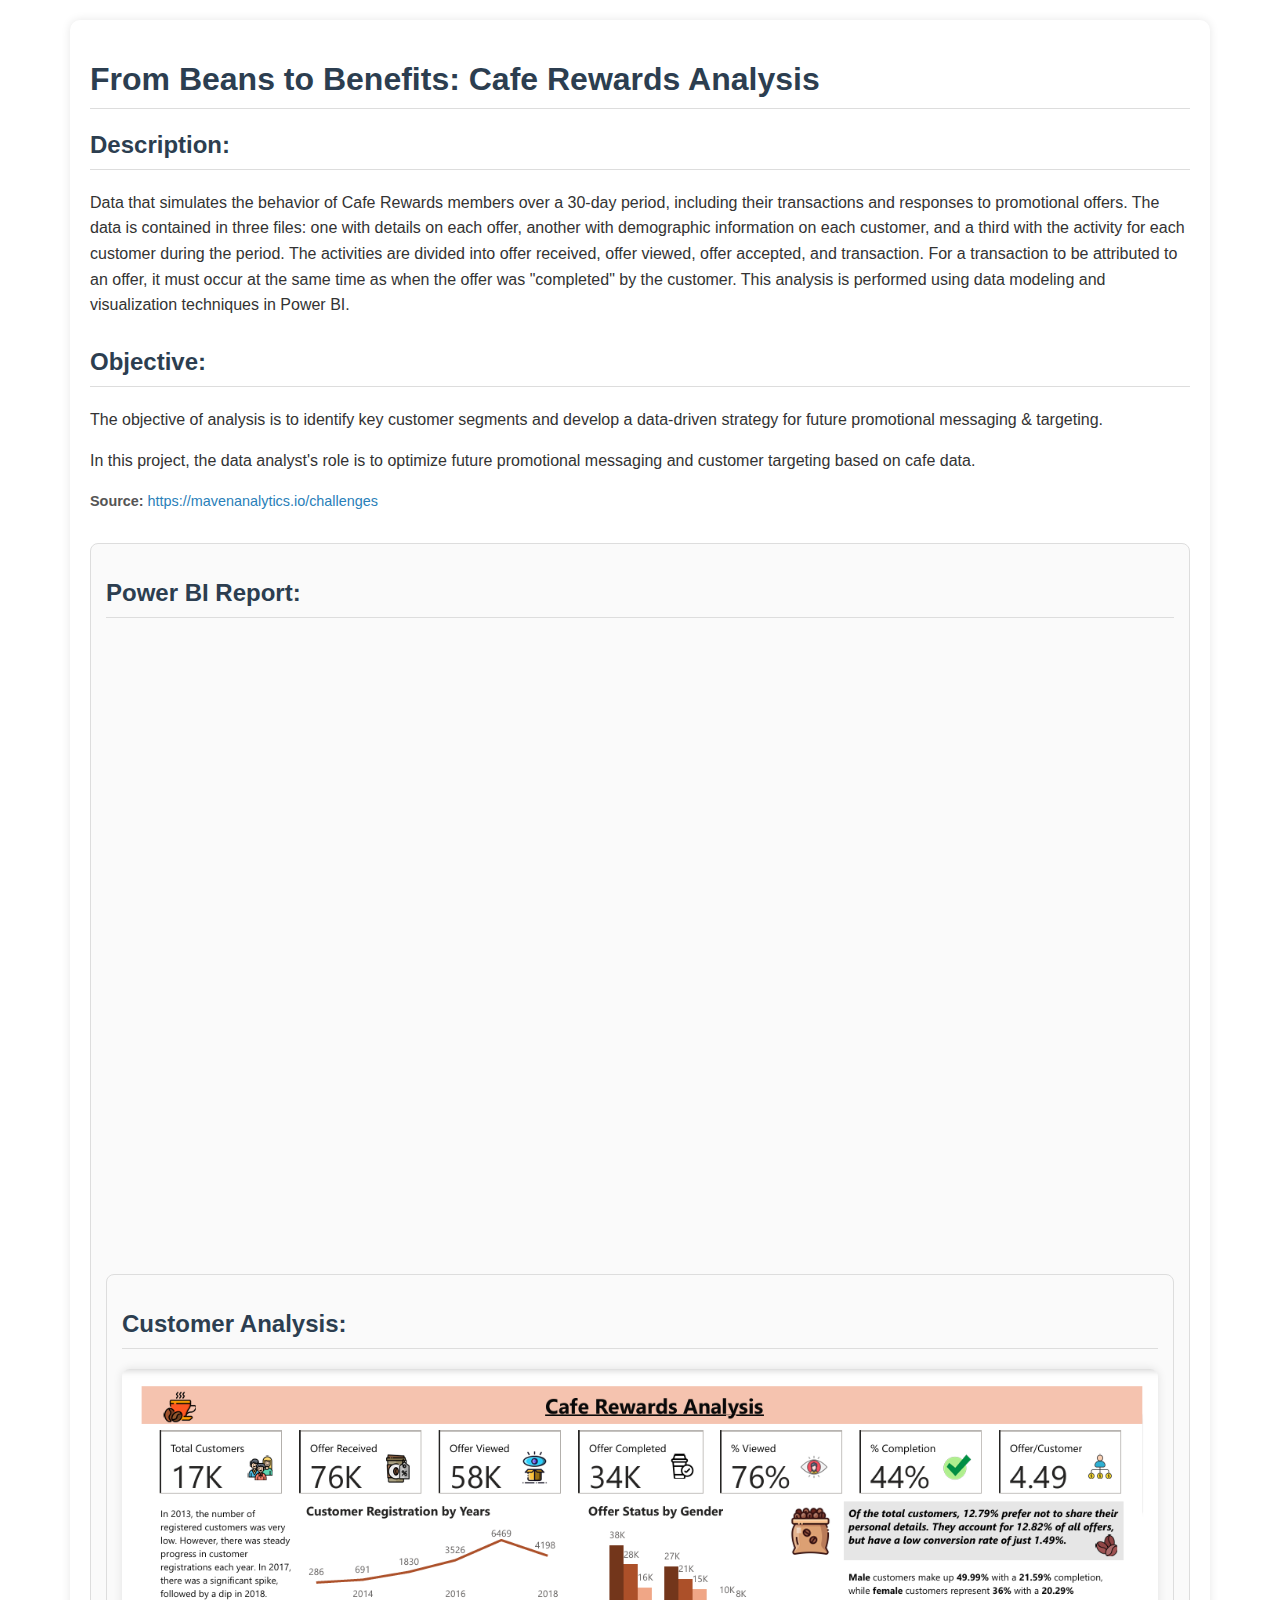
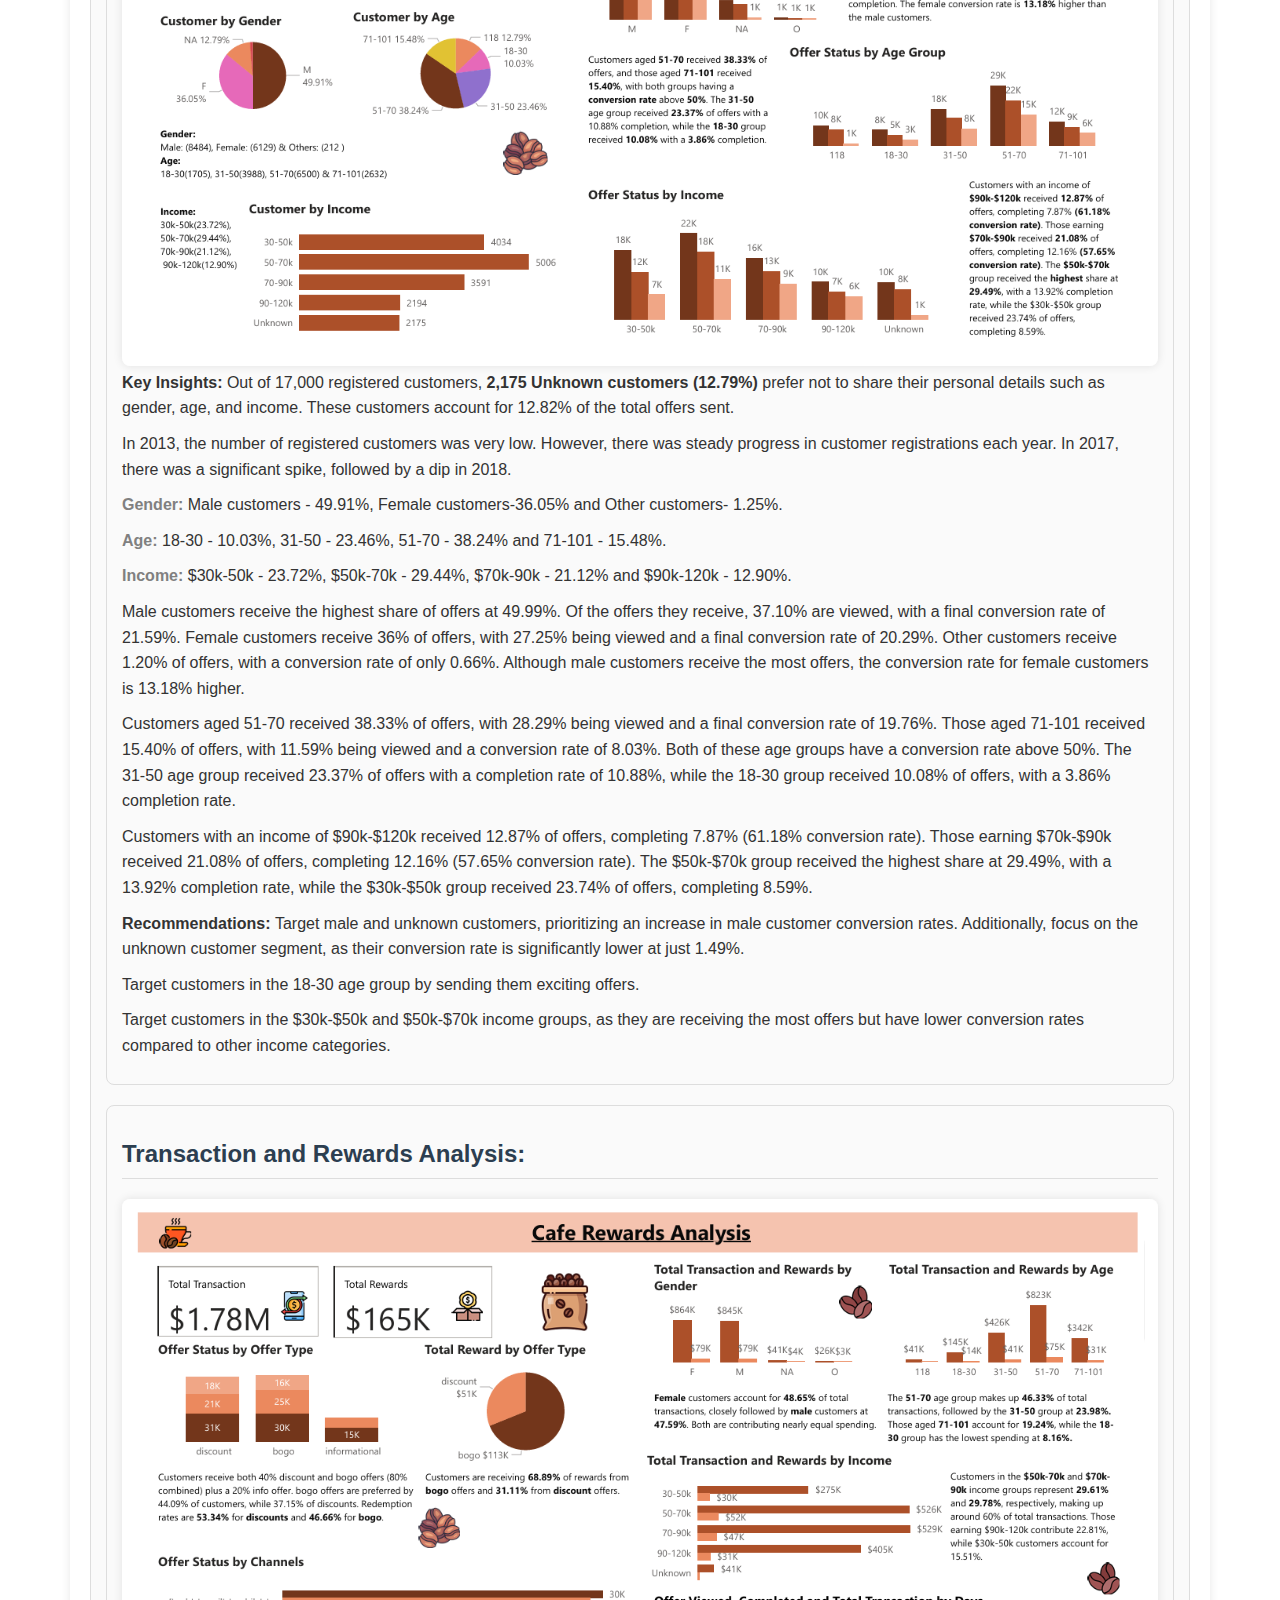
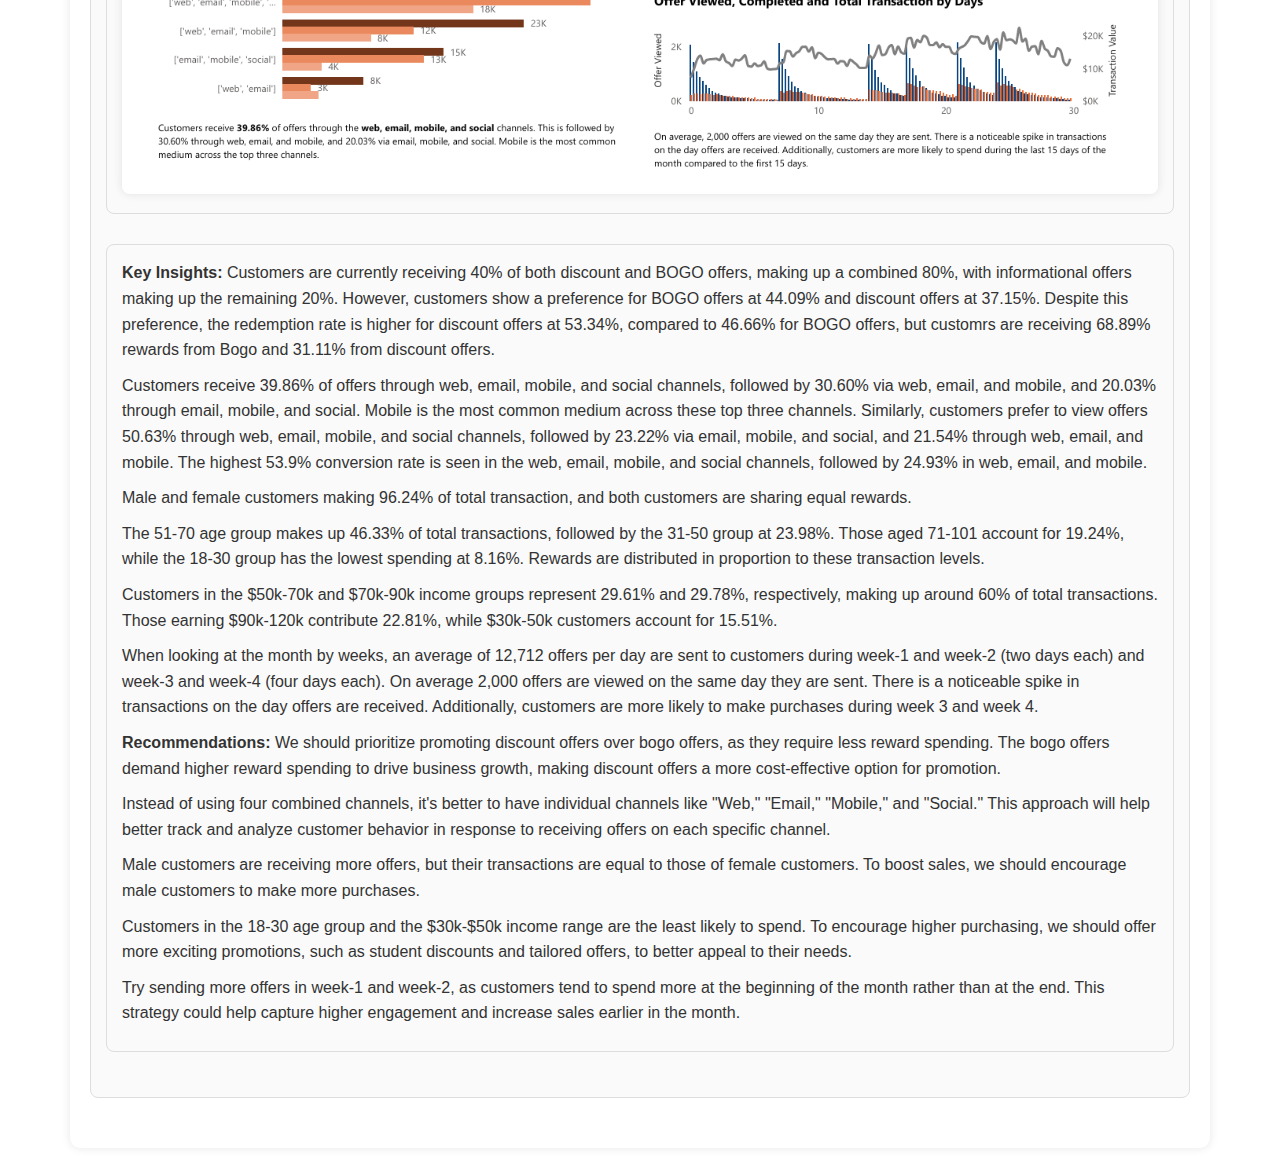
<file: projects/project-4/cafe_rewards.html>
<!DOCTYPE html>
<html lang="en">
<head>
    <meta charset="UTF-8">
    <meta name="viewport" content="width=device-width, initial-scale=1.0">
    <title>Cafe Rewards</title>
    <style>
        body {
            font-family: 'Segoe UI', Tahoma, Geneva, Verdana, sans-serif;
            margin: 0;
            padding: 20px;
            background-color:#ffff;
            color: #333;
        }
        .container {
            max-width: 1100px;
            margin: 0 auto;
            padding: 20px;
            background-color: #ffffff;
            border-radius: 10px;
            box-shadow: 0 0 10px rgba(0, 0, 0, 0.1);
        }
        h1, h2 {
            color: #2c3e50;
            border-bottom: 1px solid #ddd;
            padding-bottom: 10px;
        }
        p {
            line-height: 1.6;
            margin-bottom: 10px;
        }
        a {
            color: #2980b9;
            text-decoration: none;
        }
        a:hover {
            text-decoration: underline;
        }
        .section {
            margin-bottom: 30px;
        }
        .kpi, .bar-chart, .pie-chart, .table {
            margin-top: 20px;
            padding: 15px;
            border: 1px solid #ddd;
            border-radius: 8px;
            background-color: #fafafa;
        }
        .kpi p, .bar-chart p, .pie-chart p, .table p {
            margin-top: 0;
        }
        .source {
            font-size: 0.9em;
            color: #555;
        }
        .visualization-image {
            margin-top: 20px;
            text-align: center;
            background-color: #fafafa; /* Background color added */
            padding: 0px;
            border-radius: 8px;
        }
        .visualization-image img {
            max-width: 100%;
            height: auto;
            border-radius: 8px;
            box-shadow: 0 0 10px rgba(0, 0, 0, 0.1);
        }
    </style>
</head>
<body>

    <div class="container">
        <div class="section">
            <h1>From Beans to Benefits: Cafe Rewards Analysis</h1>
            <h2>Description:</h2>
            <p>
            Data that simulates the behavior of Cafe Rewards members over a 30-day period, including their transactions and responses to promotional offers. The data is contained in three files: one with details on each offer, another with demographic information on each customer, and a third with the activity for each customer during the period. The activities are divided into offer received, offer viewed, offer accepted, and transaction. For a transaction to be attributed to an offer, it must occur at the same time as when the offer was "completed" by the customer.
            This analysis is performed using data modeling and visualization techniques in Power BI.</p>
   
        </div>

        <div class="section">
            <h2>Objective:</h2>
            <p>The objective of analysis is to identify key customer segments and develop a data-driven strategy for future promotional messaging & targeting. </p>
            
            <p>In this project, the data analyst's role is to optimize future promotional messaging and customer targeting based on cafe data.<p>   
                
            <p class="source"><strong>Source:</strong> <a href="https://mavenanalytics.io/challenges/maven-coffee-challenge/404c6060-60eb-400f-9bce-c3b9f97e9d5a" target="_blank">https://mavenanalytics.io/challenges</a></p>
        </div>

        <div class="section">
            <div class="bar-chart">
            <h2>Power BI Report:</h2>
            <div class="visualization-image">
                <!-- <p>The visualizations provide insights into the Indian election results of 2024.</p> -->
                <iframe title="cafe_rewards" width="1024" height="612" src="https://app.powerbi.com/view?r=eyJrIjoiZTI1NzRjN2YtNDExYy00MmQ4LWI3ZGYtYTg1NTdiZDBlMjE1IiwidCI6IjE0MGE3MGUxLWFiYTAtNGVkMS1iZTFkLTA0YzEwOTdmZmM4YyIsImMiOjl9" frameborder="0" allowFullScreen="true"></iframe>   
            </div>
             
           
       <div class="section">
                <div class="bar-chart">
                <h2>Customer Analysis:</h2>
                <div class="visualization-image">
                    <!-- <p>The visualizations provide insights into the Indian election results of 2024.</p> -->
                    <img src="assets/Customer.png" alt="Visualization Image">
                </div>
    
               
                    <!-- <h3>Customer Analysis:</h3> -->
                       
                        <p><b>Key Insights: </b> Out of 17,000 registered customers, <b>2,175 Unknown customers</b> <b>(12.79%)</b> prefer not to share their personal details such as gender, age, and income. These customers account for 12.82% of the total offers sent.</p>
                       <p>In 2013, the number of registered customers was very low. However, there was steady progress in customer registrations each year. In 2017, there was a significant spike, followed by a dip in 2018.</p>
                        <p><b style="color: gray;">Gender:</b> Male customers - 49.91%, Female customers-36.05% and Other customers- 1.25%.</p>
                        <p><b style="color: gray;">Age:</b> 18-30 - 10.03%, 31-50 - 23.46%, 51-70 - 38.24% and 71-101 - 15.48%.</p>    
                        <p><b style="color: gray;">Income:</b> $30k-50k - 23.72%, $50k-70k - 29.44%, $70k-90k - 21.12% and $90k-120k - 12.90%.</p>
                        
                         <p>Male customers receive the highest share of offers at 49.99%. Of the offers they receive, 37.10% are viewed, with a final conversion rate of 21.59%. Female customers receive 36% of offers, with 27.25% being viewed and a final conversion rate of 20.29%. Other customers receive 1.20% of offers, with a conversion rate of only 0.66%. Although male customers receive the most offers, the conversion rate for female customers is 13.18% higher.</p>
                         <p>Customers aged 51-70 received 38.33% of offers, with 28.29% being viewed and a final conversion rate of 19.76%. Those aged 71-101 received 15.40% of offers, with 11.59% being viewed and a conversion rate of 8.03%. Both of these age groups have a conversion rate above 50%. The 31-50 age group received 23.37% of offers with a completion rate of 10.88%, while the 18-30 group received 10.08% of offers, with a 3.86% completion rate. </p>
                         <p>Customers with an income of $90k-$120k received 12.87% of offers, completing 7.87% (61.18% conversion rate). Those earning $70k-$90k received 21.08% of offers, completing 12.16% (57.65% conversion rate). The $50k-$70k group received the highest share at 29.49%, with a 13.92% completion rate, while the $30k-$50k group received 23.74% of offers, completing 8.59%.</p>
                         
                         <p><b>Recommendations: </b>Target male and unknown customers, prioritizing an increase in male customer conversion rates. Additionally, focus on the unknown customer segment, as their conversion rate is significantly lower at just 1.49%.</p>
                         <p>Target customers in the 18-30 age group by sending them exciting offers.</p>
                         <p>Target customers in the $30k-$50k and $50k-$70k income groups, as they are receiving the most offers but have lower conversion rates compared to other income categories. </p>
           
    
                </div>
            <div class="section">
            <div class="bar-chart">
                <h2>Transaction and Rewards Analysis:</h2>
                <div class="visualization-image">
                    <!-- <p>The visualizations provide insights into the Indian election results of 2024.</p> -->
                    <img src="assets/transaction.png" alt="Visualization Image">
                </div>  
                
                </div>
                <div class="section"></div>
                 <div class="bar-chart">   
                <p><b>Key Insights:</b> Customers are currently receiving 40% of both discount and BOGO offers, making up a combined 80%, with informational offers making up the remaining 20%. However, customers show a preference for BOGO offers at 44.09% and discount offers at 37.15%. Despite this preference, the redemption rate is higher for discount offers at 53.34%, compared to 46.66% for BOGO offers, but customrs are receiving 68.89% rewards from Bogo and 31.11% from discount offers.</p>
                <p>Customers receive 39.86% of offers through web, email, mobile, and social channels, followed by 30.60% via web, email, and mobile, and 20.03% through email, mobile, and social. Mobile is the most common medium across these top three channels. Similarly, customers prefer to view offers 50.63% through web, email, mobile, and social channels, followed by 23.22% via email, mobile, and social, and 21.54% through web, email, and mobile. The highest 53.9% conversion rate is seen in the web, email, mobile, and social channels, followed by 24.93% in web, email, and mobile. </p>
                <p>Male and female customers making 96.24% of total transaction, and both customers are sharing equal rewards.</p>
                <p>The 51-70 age group makes up 46.33% of total transactions, followed by the 31-50 group at 23.98%. Those aged 71-101 account for 19.24%, while the 18-30 group has the lowest spending at 8.16%. Rewards are distributed in proportion to these transaction levels.</p>
                <p>Customers in the $50k-70k and $70k-90k income groups represent 29.61% and 29.78%, respectively, making up around 60% of total transactions. Those earning $90k-120k contribute 22.81%, while $30k-50k customers account for 15.51%.</p>
                <p>When looking at the month by weeks, an average of 12,712 offers per day are sent to customers during week-1 and week-2 (two days each) and week-3 and week-4 (four days each). On average 2,000 offers are viewed on the same day they are sent. There is a noticeable spike in transactions on the day offers are received. Additionally, customers are more likely to make purchases during week 3 and week 4. </p>
                
                <p><b>Recommendations:</b> We should prioritize promoting discount offers over bogo offers, as they require less reward spending. The bogo offers demand higher reward spending to drive business growth, making discount offers a more cost-effective option for promotion.</p>
            <p>Instead of using four combined channels, it's better to have individual channels like "Web," "Email," "Mobile," and "Social." This approach will help better track and analyze customer behavior in response to receiving offers on each specific channel.</p>
            <p>Male customers are receiving more offers, but their transactions are equal to those of female customers. To boost sales, we should encourage male customers to make more purchases.</p>
            <p>Customers in the 18-30 age group and the $30k-$50k income range are the least likely to spend. To encourage higher purchasing, we should offer more exciting promotions, such as student discounts and tailored offers, to better appeal to their needs.</p>
            <p>
                Try sending more offers in week-1 and week-2, as customers tend to spend more at the beginning of the month rather than at the end. This strategy could help capture higher engagement and increase sales earlier in the month.</p>
        </div>

           
</body>
</html>
</file>
